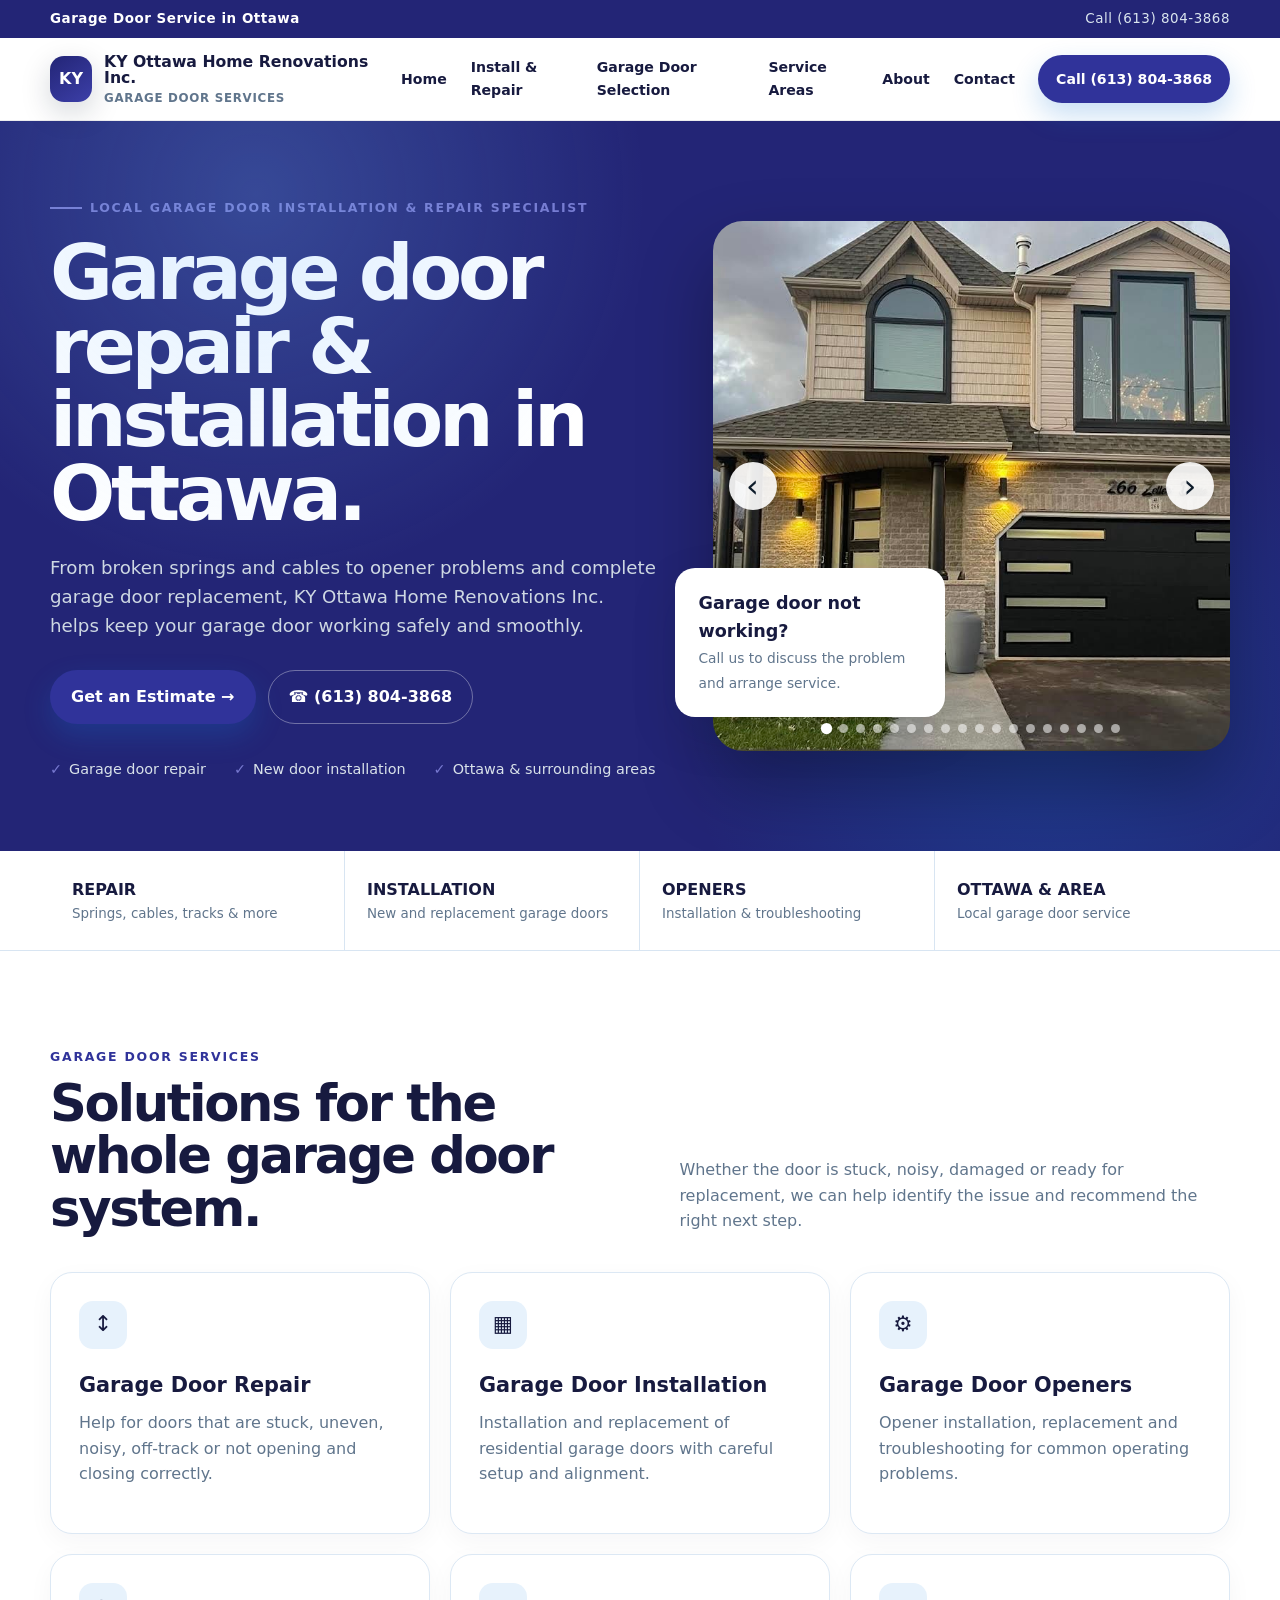
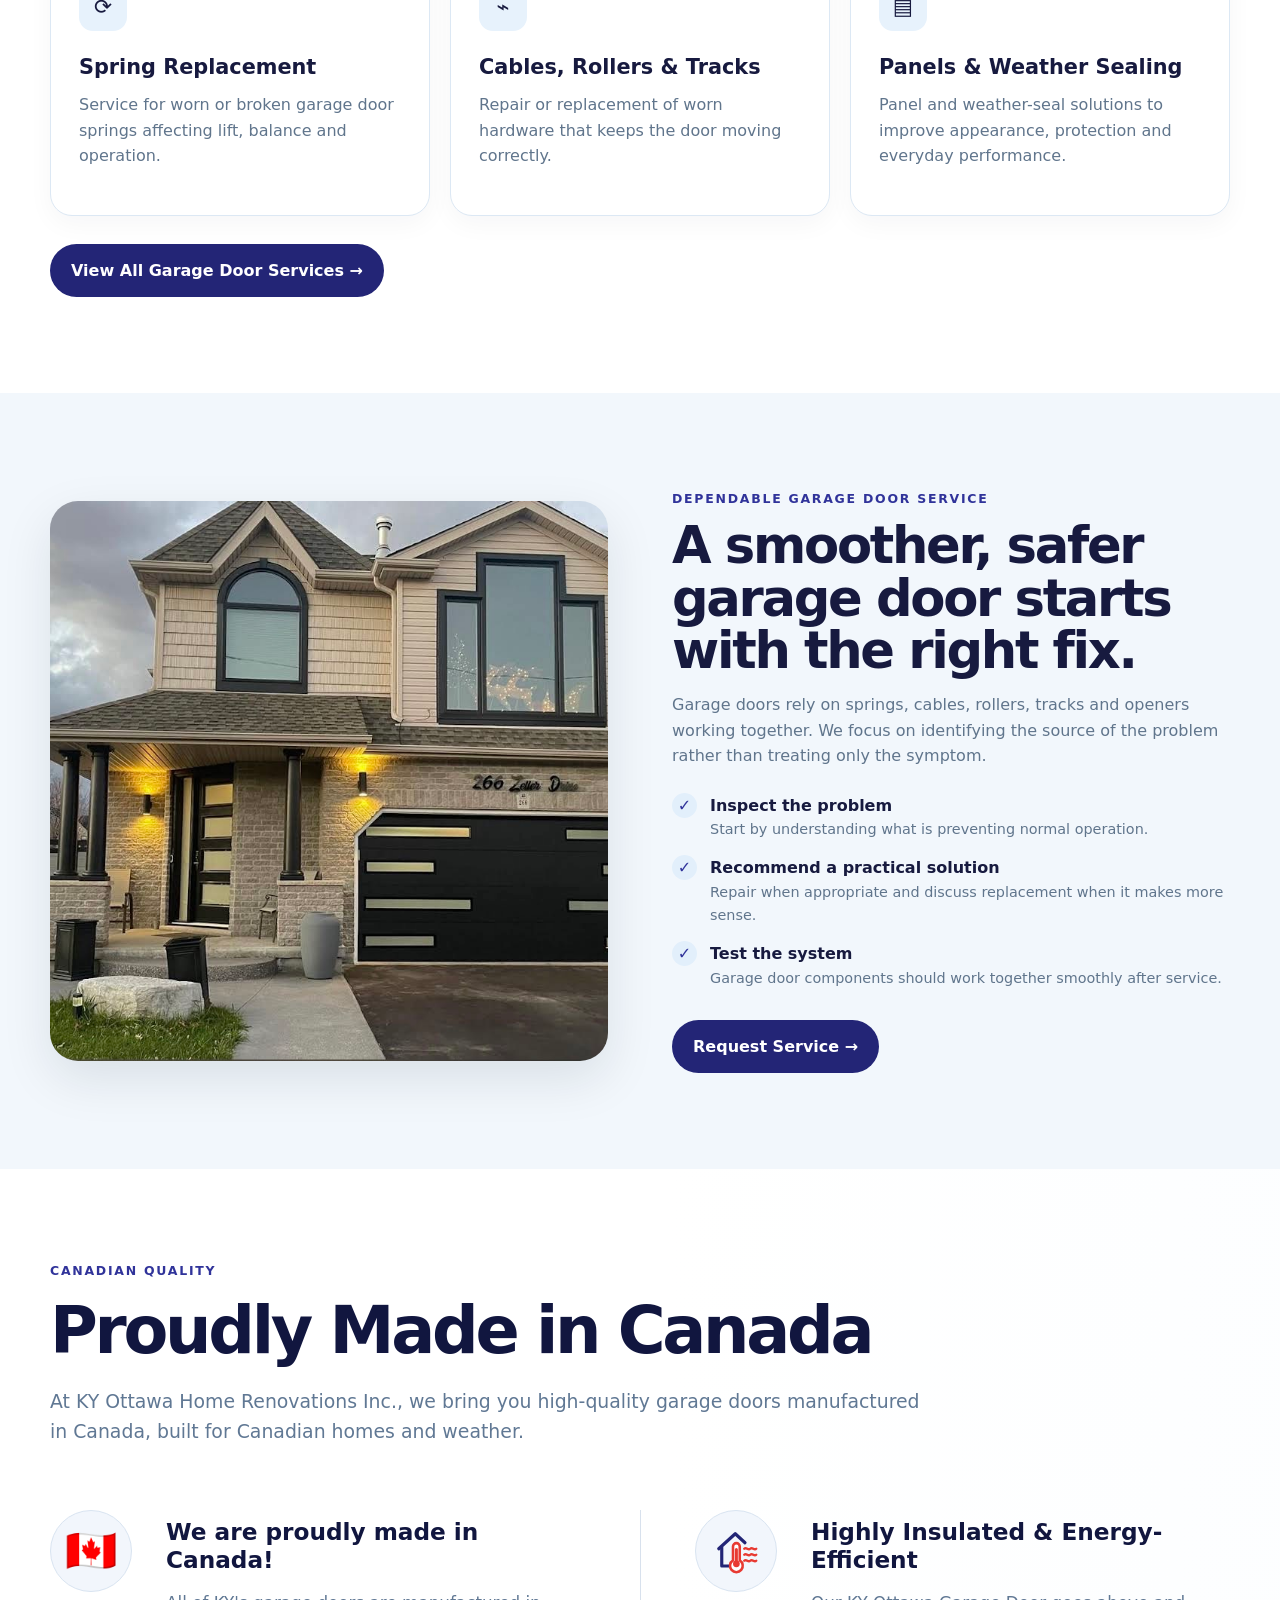
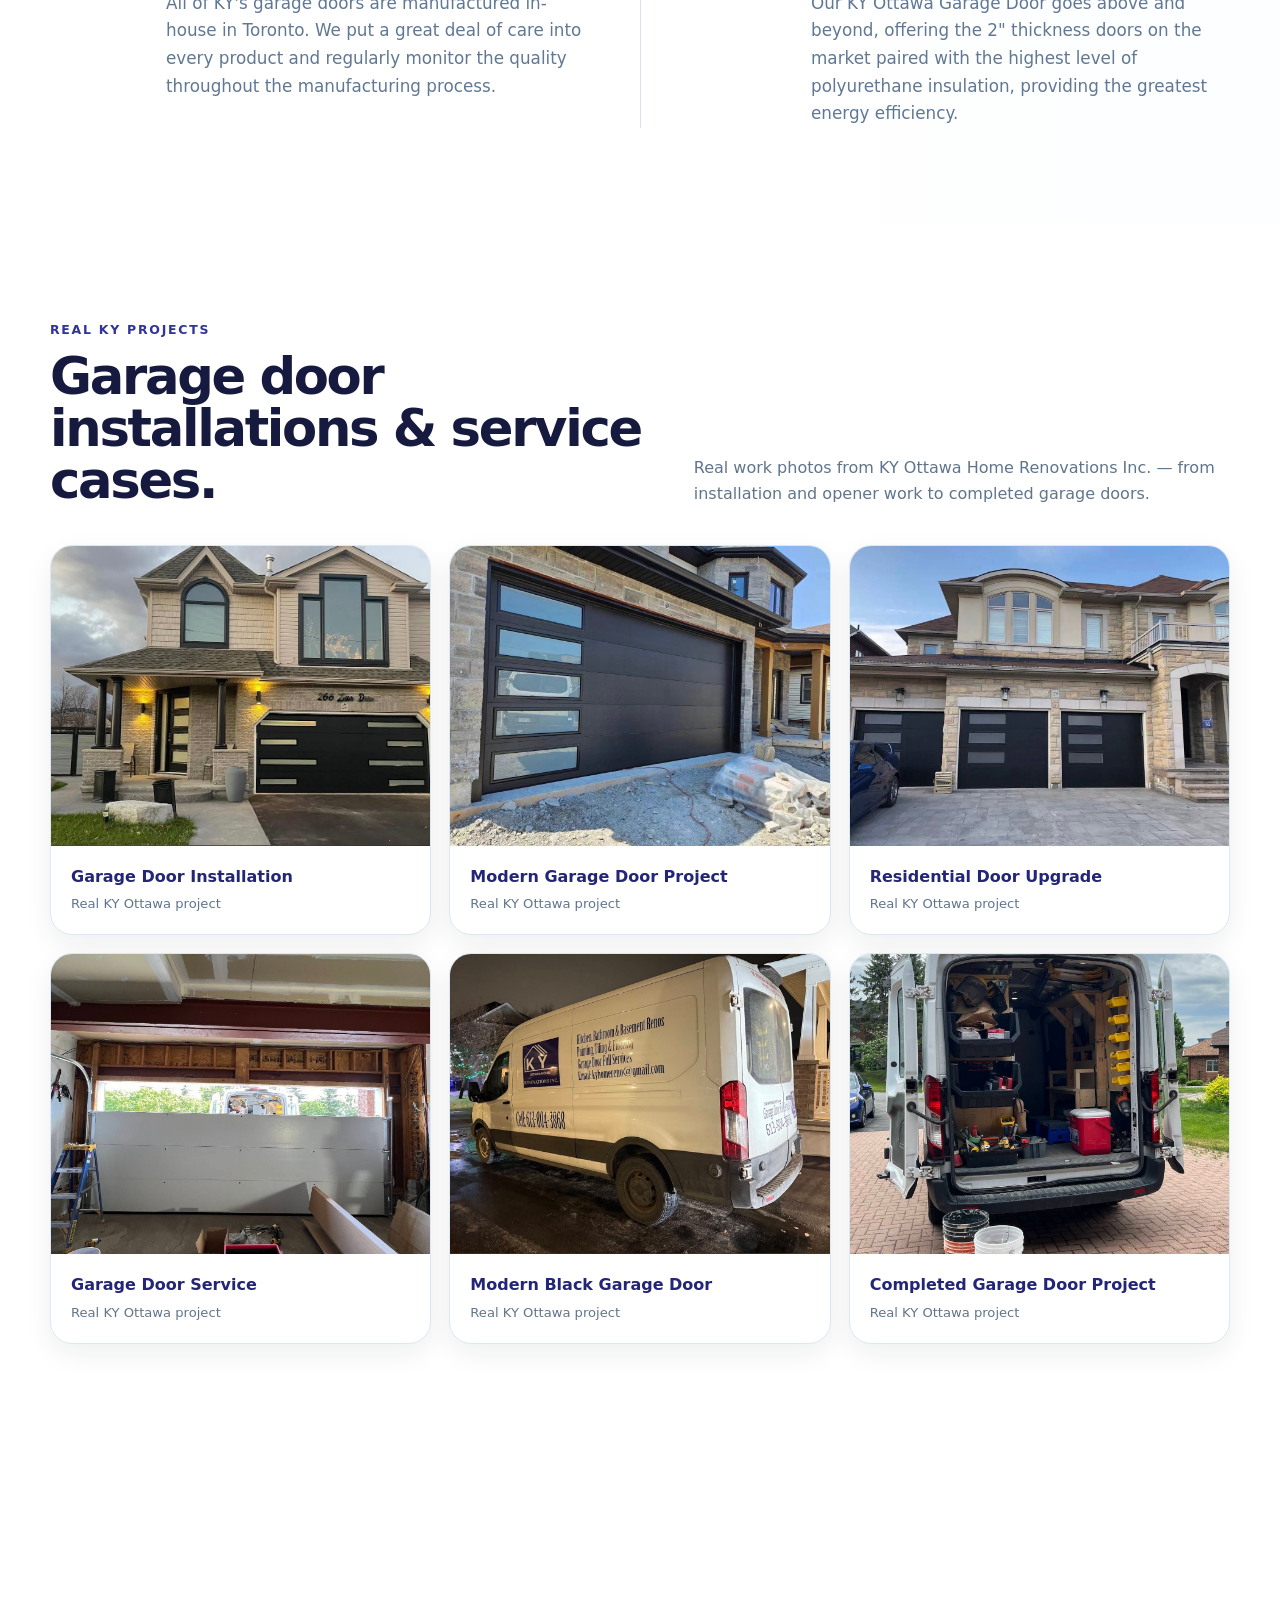
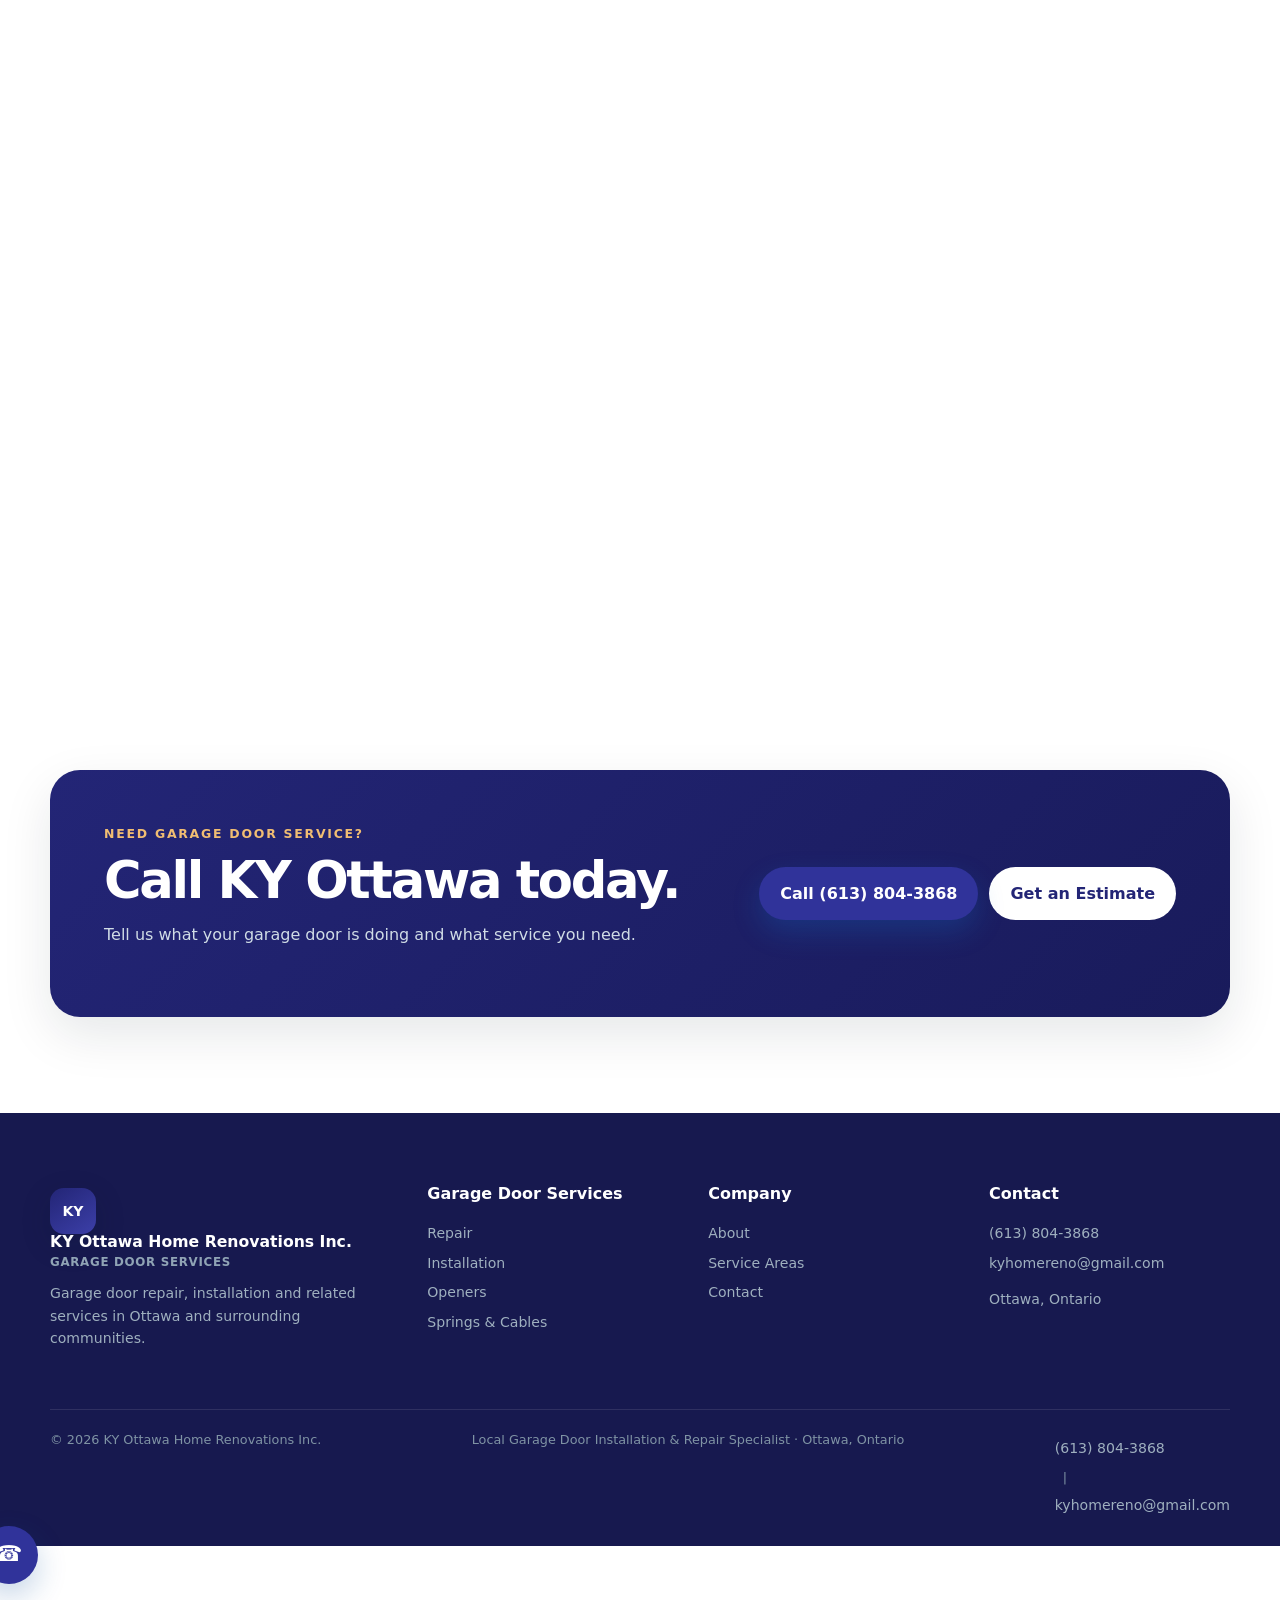
<file: index.html>
<!doctype html><html lang="en"><head><meta charset="utf-8"><meta name="viewport" content="width=device-width,initial-scale=1"><title>Garage Door Repair & Installation in Ottawa | KY Ottawa</title><link rel="stylesheet" href="styles.css"><meta name="description" content="Garage door repair and installation in Ottawa, ON. Springs, cables, openers and garage door replacement. Call KY Ottawa at (613) 804-3868."><meta name="robots" content="index,follow"><link rel="canonical" href="https://kygaragedoors.com/"><meta property="og:type" content="website"><meta property="og:locale" content="en_CA"><meta property="og:site_name" content="KY Ottawa Home Renovations Inc."><meta property="og:title" content="Garage Door Repair & Installation in Ottawa | KY Ottawa"><meta property="og:description" content="Garage door repair and installation in Ottawa, ON. Springs, cables, openers and garage door replacement. Call KY Ottawa at (613) 804-3868."><meta property="og:url" content="https://kygaragedoors.com/"><script type="application/ld+json">{"@context":"https://schema.org","@type":"HomeAndConstructionBusiness","name":"KY Ottawa Home Renovations Inc.","url":"https://kygaragedoors.com/","telephone":"+1-613-804-3868","email":"kyhomereno@gmail.com","description":"Residential garage door repair, installation, opener service, springs, cables, tracks and related services in Ottawa, Ontario.","address":{"@type":"PostalAddress","addressLocality":"Ottawa","addressRegion":"ON","addressCountry":"CA"},"areaServed":[{"@type":"Place","name":"Ottawa, Ontario, Canada"},{"@type":"Place","name":"Kanata, Ontario, Canada"},{"@type":"Place","name":"Nepean, Ontario, Canada"},{"@type":"Place","name":"Barrhaven, Ontario, Canada"},{"@type":"Place","name":"Stittsville, Ontario, Canada"},{"@type":"Place","name":"Orléans, Ontario, Canada"}],"hasOfferCatalog":{"@type":"OfferCatalog","name":"Garage Door Services","itemListElement":[{"@type":"OfferCatalog","name":"Garage door repair"},{"@type":"OfferCatalog","name":"Garage door installation"},{"@type":"OfferCatalog","name":"Garage door opener service"},{"@type":"OfferCatalog","name":"Garage door spring replacement"}]}}</script></head><body>
<div class="topbar"><div class="container"><div><strong>Garage Door Service in Ottawa</strong></div><div class="topbar-right">Call (613) 804-3868</div></div></div>
<header class="site-header"><div class="container nav"><a class="brand" href="index.html"><div class="logo-mark">KY</div><div class="brand-copy">KY Ottawa Home Renovations Inc.<span>Garage Door Services</span></div></a><button class="menu-btn" aria-label="Menu">☰</button><nav class="nav-links"><a href="index.html">Home</a><a href="services.html">Install &amp; Repair</a><a href="selection.html">Garage Door Selection</a><a href="areas.html">Service Areas</a><a href="about.html">About</a><a href="contact.html">Contact</a><a class="btn btn-primary" href="tel:+16138043868">Call (613) 804-3868</a></nav></div></header>
<main><section class="hero garage-hero"><div class="container hero-grid"><div class="reveal"><div class="eyebrow">Local Garage Door Installation &amp; Repair Specialist</div><h1>Garage door repair & installation in Ottawa.</h1><p>From broken springs and cables to opener problems and complete garage door replacement, KY Ottawa Home Renovations Inc. helps keep your garage door working safely and smoothly.</p><div class="hero-actions"><a class="btn btn-primary" href="contact.html">Get an Estimate →</a><a class="btn btn-outline" href="tel:+16138043868">☎ (613) 804-3868</a></div><div class="hero-trust"><span>Garage door repair</span><span>New door installation</span><span>Ottawa & surrounding areas</span></div></div><div class="hero-visual reveal"><div class="hero-photo garage-photo hero-gallery" id="heroGallery"><button class="gallery-arrow gallery-prev" type="button" aria-label="Previous project photo">‹</button><button class="gallery-arrow gallery-next" type="button" aria-label="Next project photo">›</button><div class="gallery-dots" aria-label="Project photo navigation"></div></div><div class="hero-card"><strong>Garage door not working?</strong><span>Call us to discuss the problem and arrange service.</span></div></div></div></section>
<section class="trust-strip"><div class="container trust-grid"><div class="trust-item"><strong>REPAIR</strong><span>Springs, cables, tracks & more</span></div><div class="trust-item"><strong>INSTALLATION</strong><span>New and replacement garage doors</span></div><div class="trust-item"><strong>OPENERS</strong><span>Installation & troubleshooting</span></div><div class="trust-item"><strong>OTTAWA & AREA</strong><span>Local garage door service</span></div></div></section>
<section class="section"><div class="container"><div class="section-head reveal"><div><div class="kicker">Garage Door Services</div><h2>Solutions for the whole garage door system.</h2></div><p>Whether the door is stuck, noisy, damaged or ready for replacement, we can help identify the issue and recommend the right next step.</p></div><div class="card-grid">
<div class="service-card reveal"><div class="service-icon">↕</div><h3>Garage Door Repair</h3><p>Help for doors that are stuck, uneven, noisy, off-track or not opening and closing correctly.</p></div>
<div class="service-card reveal"><div class="service-icon">▦</div><h3>Garage Door Installation</h3><p>Installation and replacement of residential garage doors with careful setup and alignment.</p></div>
<div class="service-card reveal"><div class="service-icon">⚙</div><h3>Garage Door Openers</h3><p>Opener installation, replacement and troubleshooting for common operating problems.</p></div>
<div class="service-card reveal"><div class="service-icon">⟳</div><h3>Spring Replacement</h3><p>Service for worn or broken garage door springs affecting lift, balance and operation.</p></div>
<div class="service-card reveal"><div class="service-icon">⌁</div><h3>Cables, Rollers & Tracks</h3><p>Repair or replacement of worn hardware that keeps the door moving correctly.</p></div>
<div class="service-card reveal"><div class="service-icon">▤</div><h3>Panels & Weather Sealing</h3><p>Panel and weather-seal solutions to improve appearance, protection and everyday performance.</p></div></div><div style="margin-top:28px"><a class="btn btn-dark" href="services.html">View All Garage Door Services →</a></div></div></section>

<section class="section alt"><div class="container split"><div class="split-photo garage-split reveal"></div><div class="reveal"><div class="kicker">Dependable Garage Door Service</div><h2>A smoother, safer garage door starts with the right fix.</h2><p>Garage doors rely on springs, cables, rollers, tracks and openers working together. We focus on identifying the source of the problem rather than treating only the symptom.</p><div class="checks"><div class="check"><b>✓</b><div><strong>Inspect the problem</strong><span>Start by understanding what is preventing normal operation.</span></div></div><div class="check"><b>✓</b><div><strong>Recommend a practical solution</strong><span>Repair when appropriate and discuss replacement when it makes more sense.</span></div></div><div class="check"><b>✓</b><div><strong>Test the system</strong><span>Garage door components should work together smoothly after service.</span></div></div></div><a class="btn btn-dark" href="contact.html">Request Service →</a></div></div></section>
<section class="canada-feature"><div class="canada-flag-bg" aria-hidden="true"><span class="flag-bar"></span><span class="flag-leaf"><svg viewBox="0 0 64 64"><path fill="#d52b1e" d="M32 4l5 13 8-5-2 11 11-2-9 9 7 4-16 6 2 15H26l2-15-16-6 7-4-9-9 11 2-2-11 8 5z"/></svg></span><span class="flag-bar"></span></div><div class="container canada-feature-inner reveal"><div class="kicker">CANADIAN QUALITY</div><h2>Proudly Made in Canada</h2><p class="canada-lead">At KY Ottawa Home Renovations Inc., we bring you high-quality garage doors manufactured in Canada, built for Canadian homes and weather.</p><div class="canada-feature-grid"><div class="canada-feature-item"><div class="canada-icon" aria-hidden="true"><svg viewBox="0 0 64 64"><path fill="#e53935" d="M32 5l5 12 8-5-2 11 10-2-8 9 6 4-15 6 2 14H26l2-14-15-6 6-4-8-9 10 2-2-11 8 5z"/></svg></div><div><h3>We are proudly made in Canada!</h3><p>All of KY's garage doors are manufactured in-house in Toronto. We put a great deal of care into every product and regularly monitor the quality throughout the manufacturing process.</p></div></div><div class="canada-feature-item"><div class="canada-icon insulation-icon" aria-hidden="true"><svg viewBox="0 0 64 64"><path d="M9 29L31 9l13 12" fill="none" stroke="#232576" stroke-width="4.2" stroke-linecap="round" stroke-linejoin="round"/><path d="M13 27v25h20" fill="none" stroke="#232576" stroke-width="4.2" stroke-linecap="round" stroke-linejoin="round"/><path d="M28 26v18.5a8.5 8.5 0 1 0 9 0V26a4.5 4.5 0 0 0-9 0z" fill="#fff" stroke="#e83a32" stroke-width="3.4"/><path d="M32.5 30v18" stroke="#e83a32" stroke-width="4" stroke-linecap="round"/><circle cx="32.5" cy="49" r="4.5" fill="#e83a32"/><path d="M43 29c3-3 5 3 8 0s5 3 8 0M43 37c3-3 5 3 8 0s5 3 8 0M43 45c3-3 5 3 8 0s5 3 8 0" fill="none" stroke="#e83a32" stroke-width="3.2" stroke-linecap="round"/></svg></div><div><h3>Highly Insulated &amp; Energy-Efficient</h3><p>Our KY Ottawa Garage Door goes above and beyond, offering the 2&quot; thickness doors on the market paired with the highest level of polyurethane insulation, providing the greatest energy efficiency.</p></div></div></div></div></section>
<section class="section"><div class="container"><div class="section-head reveal"><div><div class="kicker">Real KY Projects</div><h2>Garage door installations & service cases.</h2></div><p>Real work photos from KY Ottawa Home Renovations Inc. — from installation and opener work to completed garage doors.</p></div><div class="case-gallery"><figure class="case-card reveal"><img src="assets/IMG_9315.jpeg" alt="KY Ottawa garage door project 1" loading="lazy"><figcaption><strong>Garage Door Installation</strong><span>Real KY Ottawa project</span></figcaption></figure><figure class="case-card reveal"><img src="assets/IMG_9316.jpeg" alt="KY Ottawa garage door project 2" loading="lazy"><figcaption><strong>Modern Garage Door Project</strong><span>Real KY Ottawa project</span></figcaption></figure><figure class="case-card reveal"><img src="assets/IMG_9317.jpeg" alt="KY Ottawa garage door project 3" loading="lazy"><figcaption><strong>Residential Door Upgrade</strong><span>Real KY Ottawa project</span></figcaption></figure><figure class="case-card reveal"><img src="assets/IMG_9318.jpeg" alt="KY Ottawa garage door project 4" loading="lazy"><figcaption><strong>Garage Door Service</strong><span>Real KY Ottawa project</span></figcaption></figure><figure class="case-card reveal"><img src="assets/IMG_9319.jpeg" alt="KY Ottawa garage door project 5" loading="lazy"><figcaption><strong>Modern Black Garage Door</strong><span>Real KY Ottawa project</span></figcaption></figure><figure class="case-card reveal"><img src="assets/IMG_9320.jpeg" alt="KY Ottawa garage door project 6" loading="lazy"><figcaption><strong>Completed Garage Door Project</strong><span>Real KY Ottawa project</span></figcaption></figure></div><div class="review-card reveal"><div class="review-stars">★★★★★</div><blockquote>“Excellent and professional service. Emergent call, come right away. Changed garage door...”</blockquote><div><strong>Winni Wu</strong><span>Google review · visible excerpt</span></div></div></div></section>
<section class="section"><div class="container"><div class="section-head reveal"><div><div class="kicker">Service Areas</div><h2>Garage door service across Ottawa.</h2></div><p>Serving Ottawa and nearby communities. Contact us to confirm availability for your neighbourhood.</p></div><div class="area-grid"><div class="area-card reveal"><h3>Ottawa</h3><p>Garage door repair, installation and opener services.</p></div><div class="area-card reveal"><h3>Kanata</h3><p>Garage door repair, installation and opener services.</p></div><div class="area-card reveal"><h3>Nepean</h3><p>Garage door repair, installation and opener services.</p></div><div class="area-card reveal"><h3>Barrhaven</h3><p>Garage door repair, installation and opener services.</p></div><div class="area-card reveal"><h3>Stittsville</h3><p>Garage door repair, installation and opener services.</p></div><div class="area-card reveal"><h3>Orléans</h3><p>Garage door repair, installation and opener services.</p></div></div></div></section>
<div class="container cta-wrap"><section class="cta reveal"><div><div class="kicker" style="color:#f1bd72">Need Garage Door Service?</div><h2>Call KY Ottawa today.</h2><p>Tell us what your garage door is doing and what service you need.</p></div><div class="cta-actions"><a class="btn btn-primary" href="tel:+16138043868">Call (613) 804-3868</a><a class="btn btn-light" href="contact.html">Get an Estimate</a></div></section></div></main>
<footer class="footer"><div class="container"><div class="footer-grid"><div><a class="brand" href="index.html"><div class="logo-mark">KY</div><div class="brand-copy" style="color:white">KY Ottawa Home Renovations Inc.<span style="color:#90a4b5">Garage Door Services</span></div></a><p>Garage door repair, installation and related services in Ottawa and surrounding communities.</p></div><div><h4>Garage Door Services</h4><a href="services.html">Repair</a><a href="services.html">Installation</a><a href="services.html">Openers</a><a href="services.html">Springs & Cables</a></div><div><h4>Company</h4><a href="about.html">About</a><a href="areas.html">Service Areas</a><a href="contact.html">Contact</a></div><div><h4>Contact</h4><a href="tel:+16138043868">(613) 804-3868</a><a href="mailto:kyhomereno@gmail.com">kyhomereno@gmail.com</a><p>Ottawa, Ontario</p></div></div><div class="footer-bottom"><span>© 2026 KY Ottawa Home Renovations Inc.</span><span>Local Garage Door Installation &amp; Repair Specialist · Ottawa, Ontario</span><span><a href="tel:+16138043868">(613) 804-3868</a> &nbsp; | &nbsp; <a href="mailto:kyhomereno@gmail.com">kyhomereno@gmail.com</a></span></div></div></footer><a class="float-call" href="tel:+16138043868">☎</a><div class="mobile-bar"><a class="call" href="tel:+16138043868">☎ Call Now</a><a class="quote" href="contact.html">Get Estimate</a></div><script src="script.js"></script><script>
(()=>{const box=document.querySelector('.hero-carousel');if(!box)return;const slides=[...box.querySelectorAll('.hero-slide')],dots=box.querySelector('.carousel-dots');let i=0,t;
slides.forEach((_,n)=>{const b=document.createElement('button');b.type='button';b.setAttribute('aria-label','Show photo '+(n+1));b.onclick=()=>show(n);dots.appendChild(b)});
const ds=[...dots.children];
function show(n){slides[i].classList.remove('active');ds[i]?.classList.remove('active');i=(n+slides.length)%slides.length;slides[i].classList.add('active');ds[i]?.classList.add('active');clearInterval(t);t=setInterval(()=>show(i+1),4500)}
box.querySelector('.carousel-prev').onclick=()=>show(i-1);box.querySelector('.carousel-next').onclick=()=>show(i+1);show(0);
})();
</script></body></html>
</file>
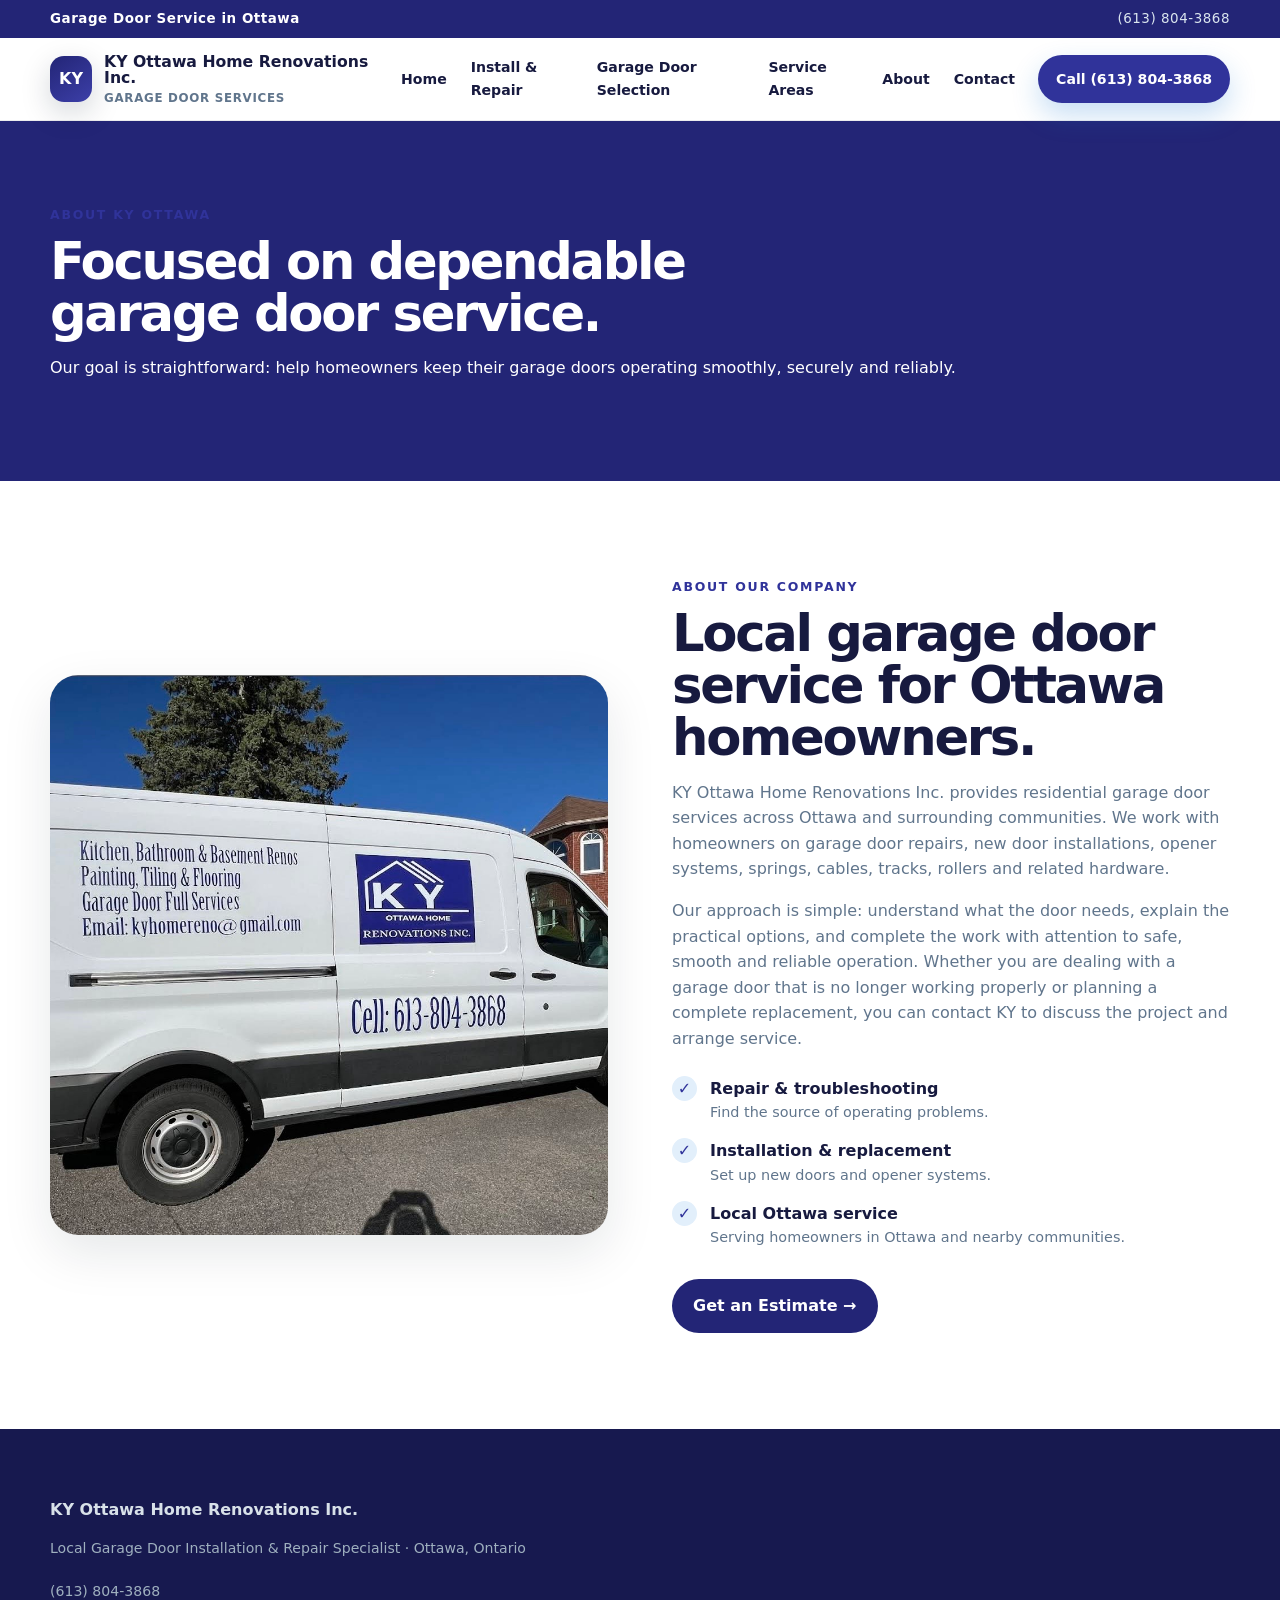
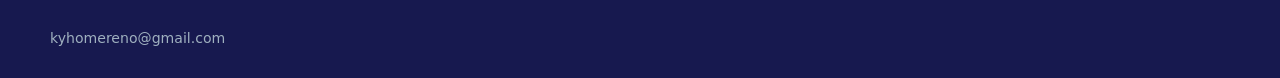
<file: about.html>
<!doctype html><html lang="en"><head><meta charset="utf-8"><meta name="viewport" content="width=device-width,initial-scale=1"><title>About KY Ottawa | Local Garage Door Services</title><link rel="stylesheet" href="styles.css"><meta name="description" content="Learn about KY Ottawa Home Renovations Inc. and our residential garage door repair, installation and opener services in Ottawa, Ontario."><meta name="robots" content="index,follow"><link rel="canonical" href="https://kygaragedoors.com/about.html"><meta property="og:type" content="website"><meta property="og:locale" content="en_CA"><meta property="og:site_name" content="KY Ottawa Home Renovations Inc."><meta property="og:title" content="About KY Ottawa | Local Garage Door Services"><meta property="og:description" content="Learn about KY Ottawa Home Renovations Inc. and our residential garage door repair, installation and opener services in Ottawa, Ontario."><meta property="og:url" content="https://kygaragedoors.com/about.html"></head><body><div class="topbar"><div class="container"><strong>Garage Door Service in Ottawa</strong><div class="topbar-right">(613) 804-3868</div></div></div><header class="site-header"><div class="container nav"><a class="brand" href="index.html"><div class="logo-mark">KY</div><div class="brand-copy">KY Ottawa Home Renovations Inc.<span>Garage Door Services</span></div></a><button class="menu-btn">☰</button><nav class="nav-links"><a href="index.html">Home</a><a href="services.html">Install &amp; Repair</a><a href="selection.html">Garage Door Selection</a><a href="areas.html">Service Areas</a><a href="about.html">About</a><a href="contact.html">Contact</a><a class="btn btn-primary" href="tel:+16138043868">Call (613) 804-3868</a></nav></div></header><section class="page-hero"><div class="container"><div class="kicker">About KY Ottawa</div><h1>Focused on dependable garage door service.</h1><p>Our goal is straightforward: help homeowners keep their garage doors operating smoothly, securely and reliably.</p></div></section><section class="section"><div class="container split"><div class="split-photo about-van"></div><div><div class="kicker">About Our Company</div><h2>Local garage door service for Ottawa homeowners.</h2><p>KY Ottawa Home Renovations Inc. provides residential garage door services across Ottawa and surrounding communities. We work with homeowners on garage door repairs, new door installations, opener systems, springs, cables, tracks, rollers and related hardware.</p><p>Our approach is simple: understand what the door needs, explain the practical options, and complete the work with attention to safe, smooth and reliable operation. Whether you are dealing with a garage door that is no longer working properly or planning a complete replacement, you can contact KY to discuss the project and arrange service.</p><div class="checks"><div class="check"><b>✓</b><div><strong>Repair & troubleshooting</strong><span>Find the source of operating problems.</span></div></div><div class="check"><b>✓</b><div><strong>Installation & replacement</strong><span>Set up new doors and opener systems.</span></div></div><div class="check"><b>✓</b><div><strong>Local Ottawa service</strong><span>Serving homeowners in Ottawa and nearby communities.</span></div></div></div><a class="btn btn-dark" href="contact.html">Get an Estimate →</a></div></div></section><footer class="footer"><div class="container"><strong>KY Ottawa Home Renovations Inc.</strong><p>Local Garage Door Installation &amp; Repair Specialist · Ottawa, Ontario</p><div class="footer-contact"><a href="tel:+16138043868">(613) 804-3868</a><a href="mailto:kyhomereno@gmail.com">kyhomereno@gmail.com</a></div></div></footer><script src="script.js"></script></body></html>
</file>
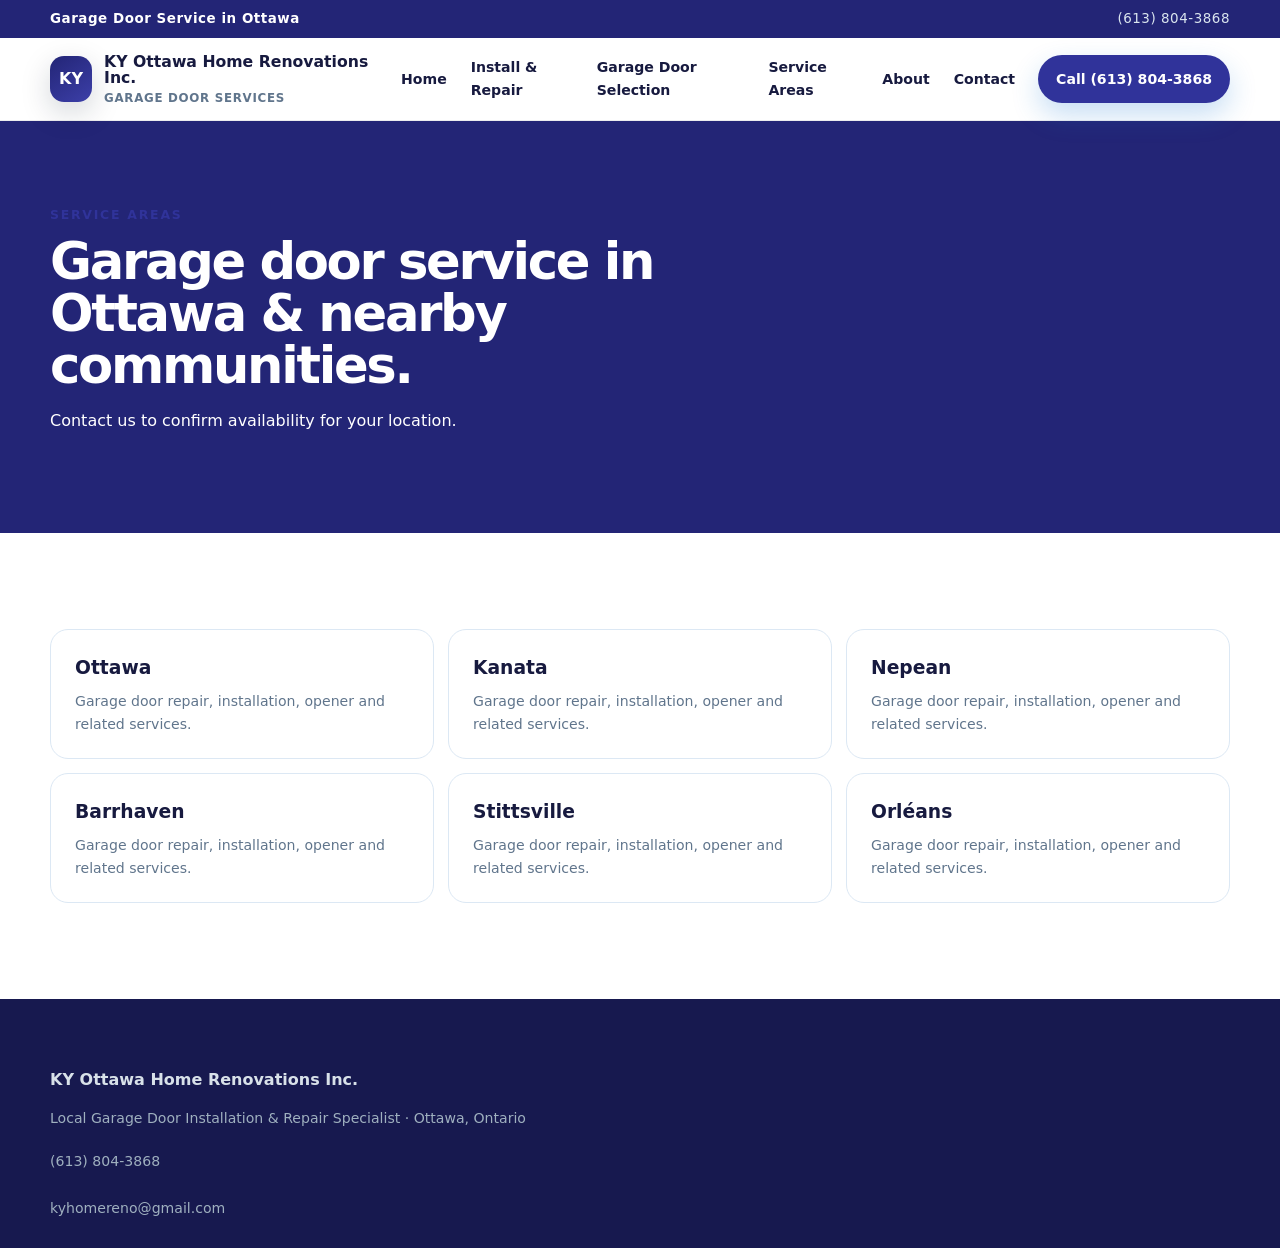
<file: areas.html>
<!doctype html><html lang="en"><head><meta charset="utf-8"><meta name="viewport" content="width=device-width,initial-scale=1"><title>Garage Door Service in Ottawa, Kanata & Nepean | KY</title><link rel="stylesheet" href="styles.css"><meta name="description" content="Garage door repair and installation in Ottawa, Kanata, Nepean, Barrhaven, Stittsville and Orléans. Contact KY Ottawa to confirm service availability."><meta name="robots" content="index,follow"><link rel="canonical" href="https://kygaragedoors.com/areas.html"><meta property="og:type" content="website"><meta property="og:locale" content="en_CA"><meta property="og:site_name" content="KY Ottawa Home Renovations Inc."><meta property="og:title" content="Garage Door Service in Ottawa, Kanata & Nepean | KY"><meta property="og:description" content="Garage door repair and installation in Ottawa, Kanata, Nepean, Barrhaven, Stittsville and Orléans. Contact KY Ottawa to confirm service availability."><meta property="og:url" content="https://kygaragedoors.com/areas.html"></head><body><div class="topbar"><div class="container"><strong>Garage Door Service in Ottawa</strong><div class="topbar-right">(613) 804-3868</div></div></div><header class="site-header"><div class="container nav"><a class="brand" href="index.html"><div class="logo-mark">KY</div><div class="brand-copy">KY Ottawa Home Renovations Inc.<span>Garage Door Services</span></div></a><button class="menu-btn">☰</button><nav class="nav-links"><a href="index.html">Home</a><a href="services.html">Install &amp; Repair</a><a href="selection.html">Garage Door Selection</a><a href="areas.html">Service Areas</a><a href="about.html">About</a><a href="contact.html">Contact</a><a class="btn btn-primary" href="tel:+16138043868">Call (613) 804-3868</a></nav></div></header><section class="page-hero"><div class="container"><div class="kicker">Service Areas</div><h1>Garage door service in Ottawa & nearby communities.</h1><p>Contact us to confirm availability for your location.</p></div></section><section class="section"><div class="container area-grid"><div class="area-card"><h3>Ottawa</h3><p>Garage door repair, installation, opener and related services.</p></div><div class="area-card"><h3>Kanata</h3><p>Garage door repair, installation, opener and related services.</p></div><div class="area-card"><h3>Nepean</h3><p>Garage door repair, installation, opener and related services.</p></div><div class="area-card"><h3>Barrhaven</h3><p>Garage door repair, installation, opener and related services.</p></div><div class="area-card"><h3>Stittsville</h3><p>Garage door repair, installation, opener and related services.</p></div><div class="area-card"><h3>Orléans</h3><p>Garage door repair, installation, opener and related services.</p></div></div></section><footer class="footer"><div class="container"><strong>KY Ottawa Home Renovations Inc.</strong><p>Local Garage Door Installation &amp; Repair Specialist · Ottawa, Ontario</p><div class="footer-contact"><a href="tel:+16138043868">(613) 804-3868</a><a href="mailto:kyhomereno@gmail.com">kyhomereno@gmail.com</a></div></div></footer><script src="script.js"></script></body></html>
</file>
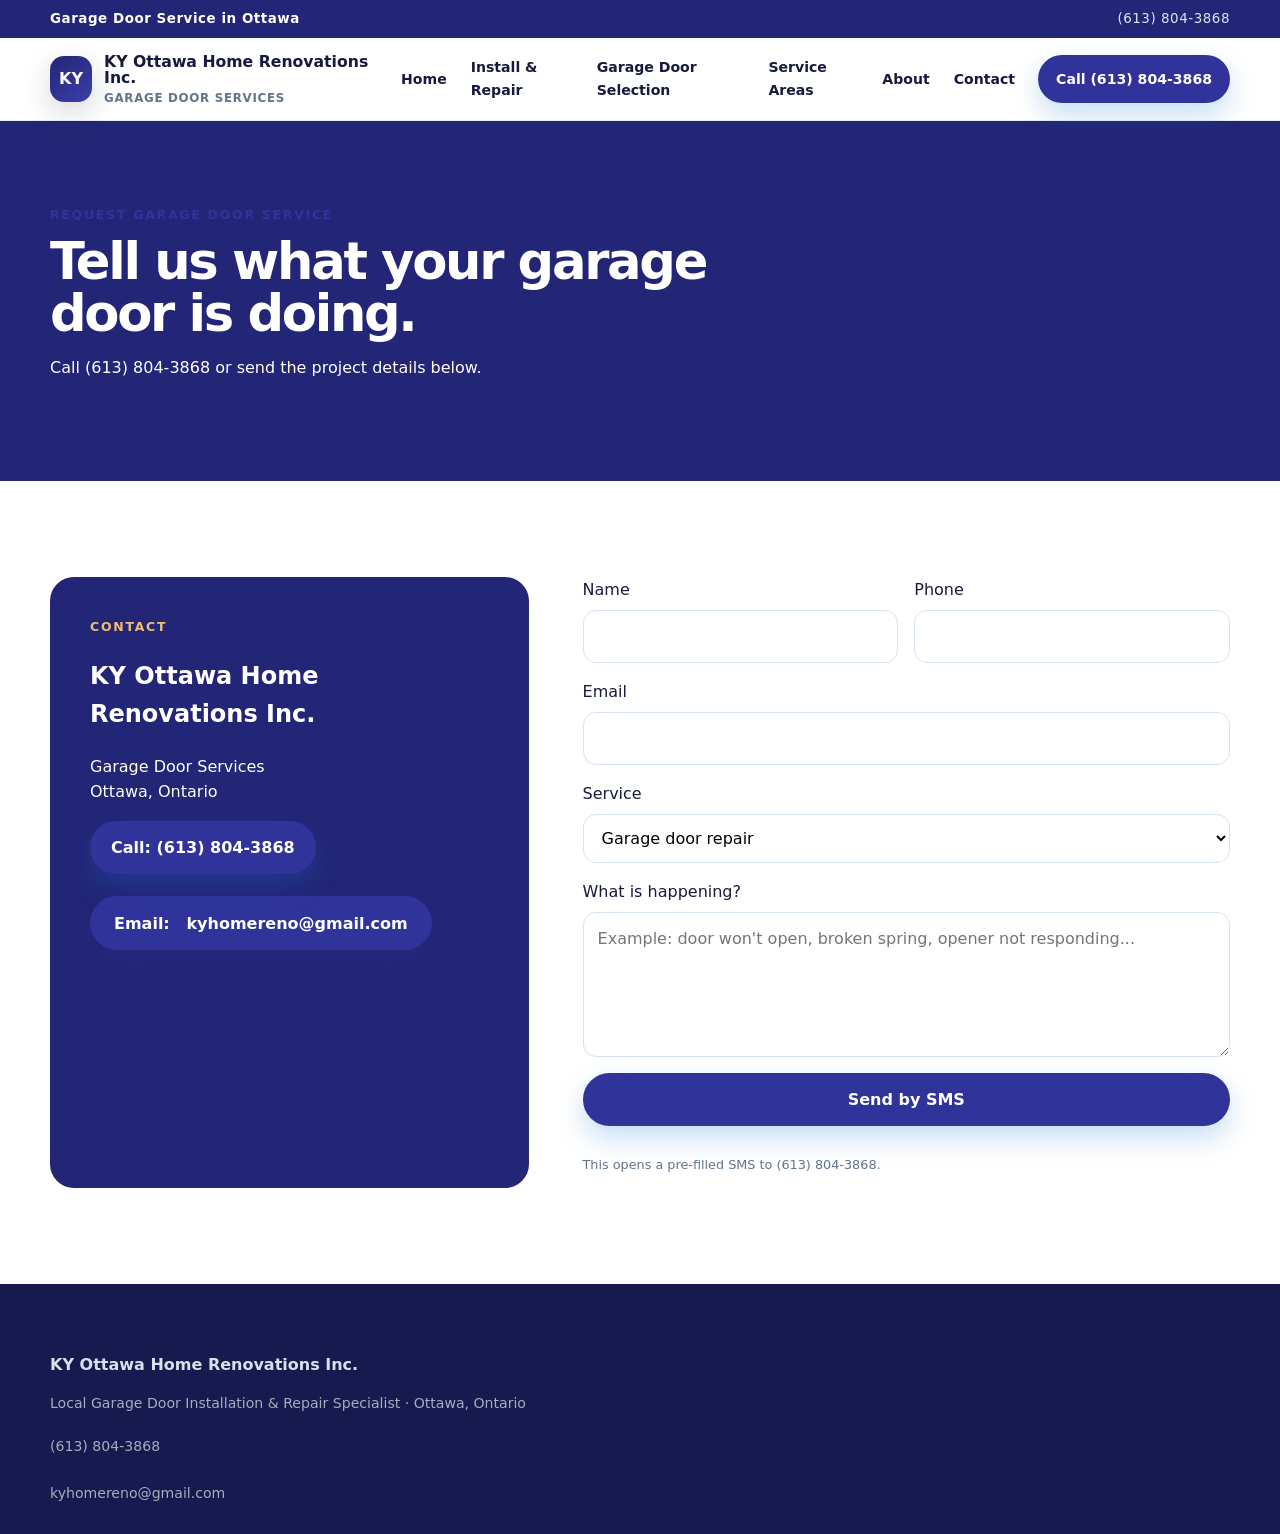
<file: contact.html>
<!doctype html><html lang="en"><head><meta charset="utf-8"><meta name="viewport" content="width=device-width,initial-scale=1"><title>Contact KY Ottawa | Garage Door Repair & Installation</title><link rel="stylesheet" href="styles.css"><meta name="description" content="Request garage door repair, installation or opener service in Ottawa, Ontario. Call KY Ottawa Home Renovations Inc. at (613) 804-3868."><meta name="robots" content="index,follow"><link rel="canonical" href="https://kygaragedoors.com/contact.html"><meta property="og:type" content="website"><meta property="og:locale" content="en_CA"><meta property="og:site_name" content="KY Ottawa Home Renovations Inc."><meta property="og:title" content="Contact KY Ottawa | Garage Door Repair & Installation"><meta property="og:description" content="Request garage door repair, installation or opener service in Ottawa, Ontario. Call KY Ottawa Home Renovations Inc. at (613) 804-3868."><meta property="og:url" content="https://kygaragedoors.com/contact.html"></head><body><div class="topbar"><div class="container"><strong>Garage Door Service in Ottawa</strong><div class="topbar-right">(613) 804-3868</div></div></div><header class="site-header"><div class="container nav"><a class="brand" href="index.html"><div class="logo-mark">KY</div><div class="brand-copy">KY Ottawa Home Renovations Inc.<span>Garage Door Services</span></div></a><button class="menu-btn">☰</button><nav class="nav-links"><a href="index.html">Home</a><a href="services.html">Install &amp; Repair</a><a href="selection.html">Garage Door Selection</a><a href="areas.html">Service Areas</a><a href="about.html">About</a><a href="contact.html">Contact</a><a class="btn btn-primary" href="tel:+16138043868">Call (613) 804-3868</a></nav></div></header><section class="page-hero"><div class="container"><div class="kicker">Request Garage Door Service</div><h1>Tell us what your garage door is doing.</h1><p>Call (613) 804-3868 or send the project details below.</p></div></section><section class="section"><div class="container contact-grid"><div class="contact-panel"><div class="kicker" style="color:#f1bd72">Contact</div><h2>KY Ottawa Home Renovations Inc.</h2><p>Garage Door Services<br>Ottawa, Ontario</p><a class="btn btn-primary" href="tel:+16138043868">Call: (613) 804-3868</a><p class="contact-email"><a href="mailto:kyhomereno@gmail.com"><span>Email:</span>&nbsp;&nbsp; kyhomereno@gmail.com</a></p></div><form class="form" id="estimate-form"><div class="field"><label>Name</label><input name="name" required></div><div class="field"><label>Phone</label><input name="phone" required></div><div class="field full"><label>Email</label><input type="email" name="email"></div><div class="field full"><label>Service</label><select name="service"><option>Garage door repair</option><option>Garage door installation</option><option>Garage door opener</option><option>Spring replacement</option><option>Cable / roller / track repair</option><option>Panel replacement</option><option>Weather sealing</option><option>Other</option></select></div><div class="field full"><label>What is happening?</label><textarea name="message" required placeholder="Example: door won't open, broken spring, opener not responding..."></textarea></div><div class="field full"><button class="btn btn-primary" type="submit">Send by SMS</button></div><p class="form-note">This opens a pre-filled SMS to (613) 804-3868.</p></form></div></section><footer class="footer"><div class="container"><strong>KY Ottawa Home Renovations Inc.</strong><p>Local Garage Door Installation &amp; Repair Specialist · Ottawa, Ontario</p><div class="footer-contact"><a href="tel:+16138043868">(613) 804-3868</a><a href="mailto:kyhomereno@gmail.com">kyhomereno@gmail.com</a></div></div></footer><script src="script.js"></script></body></html>
</file>
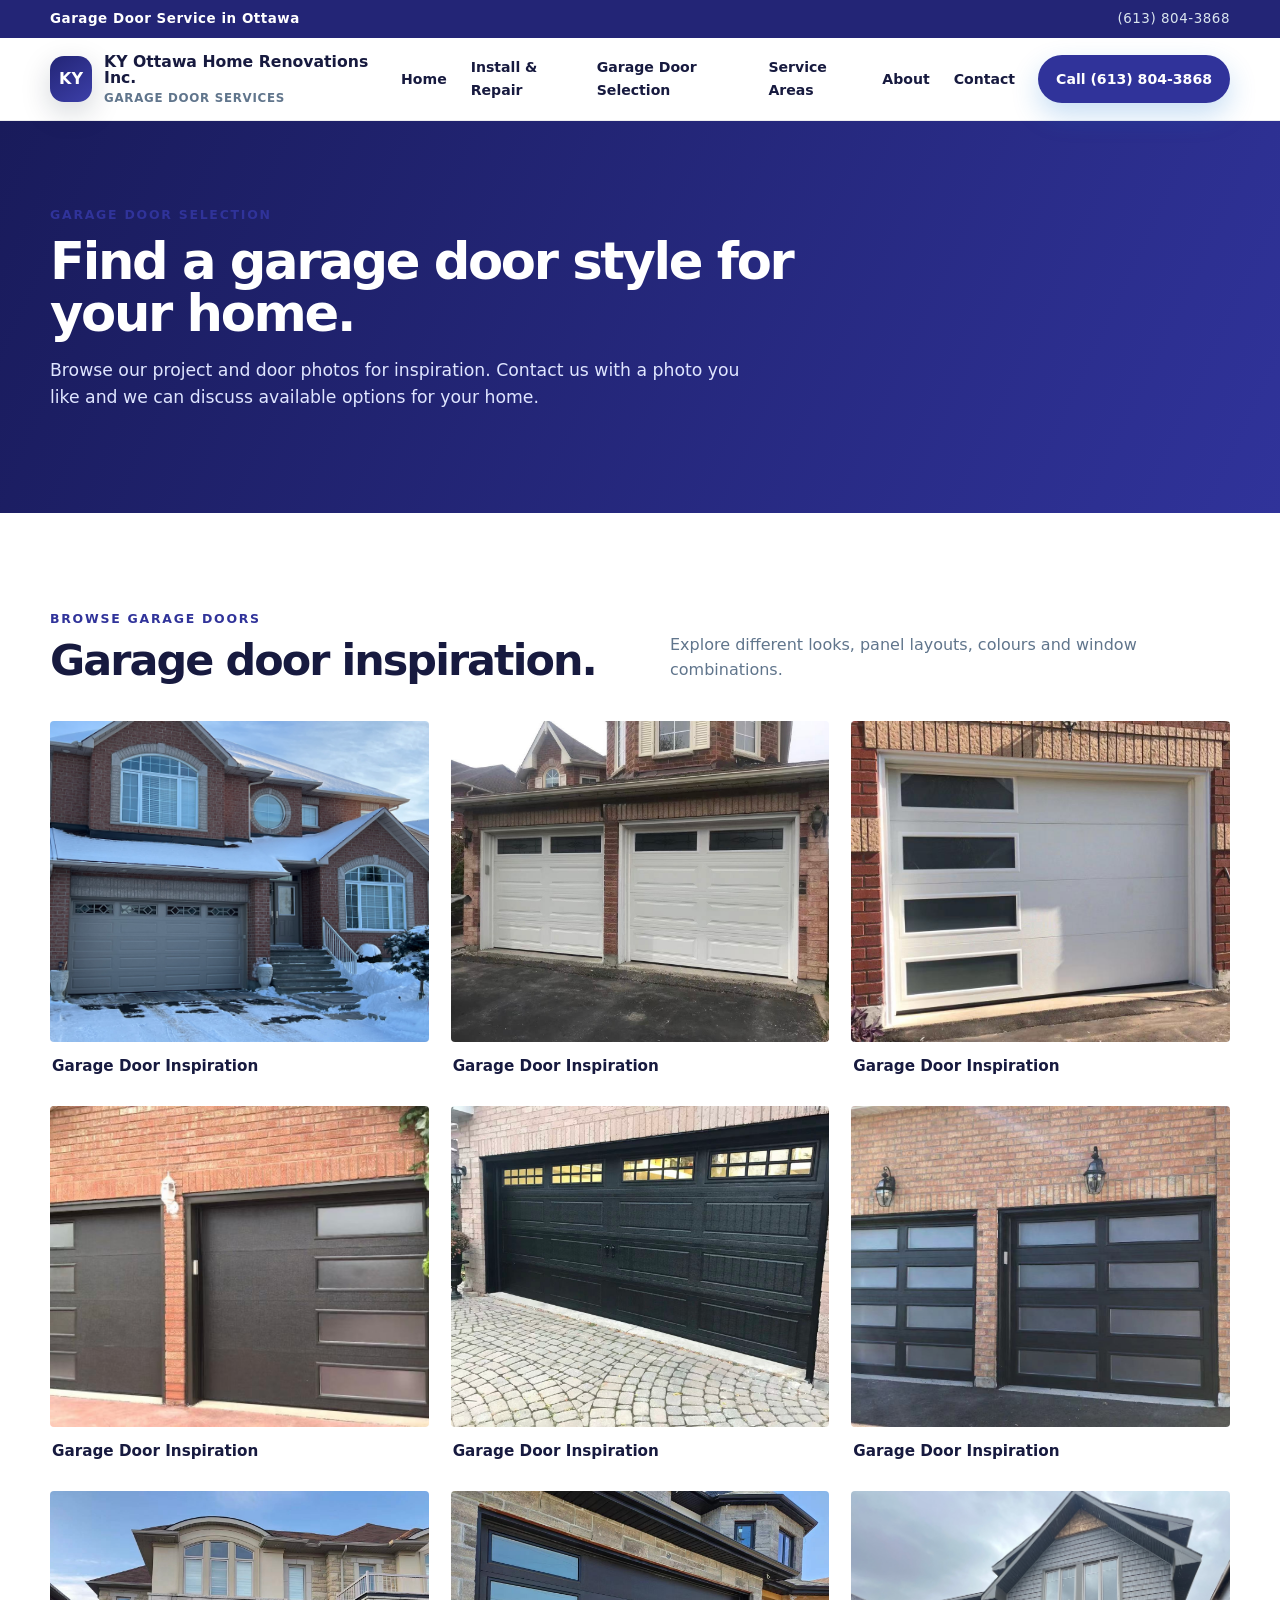
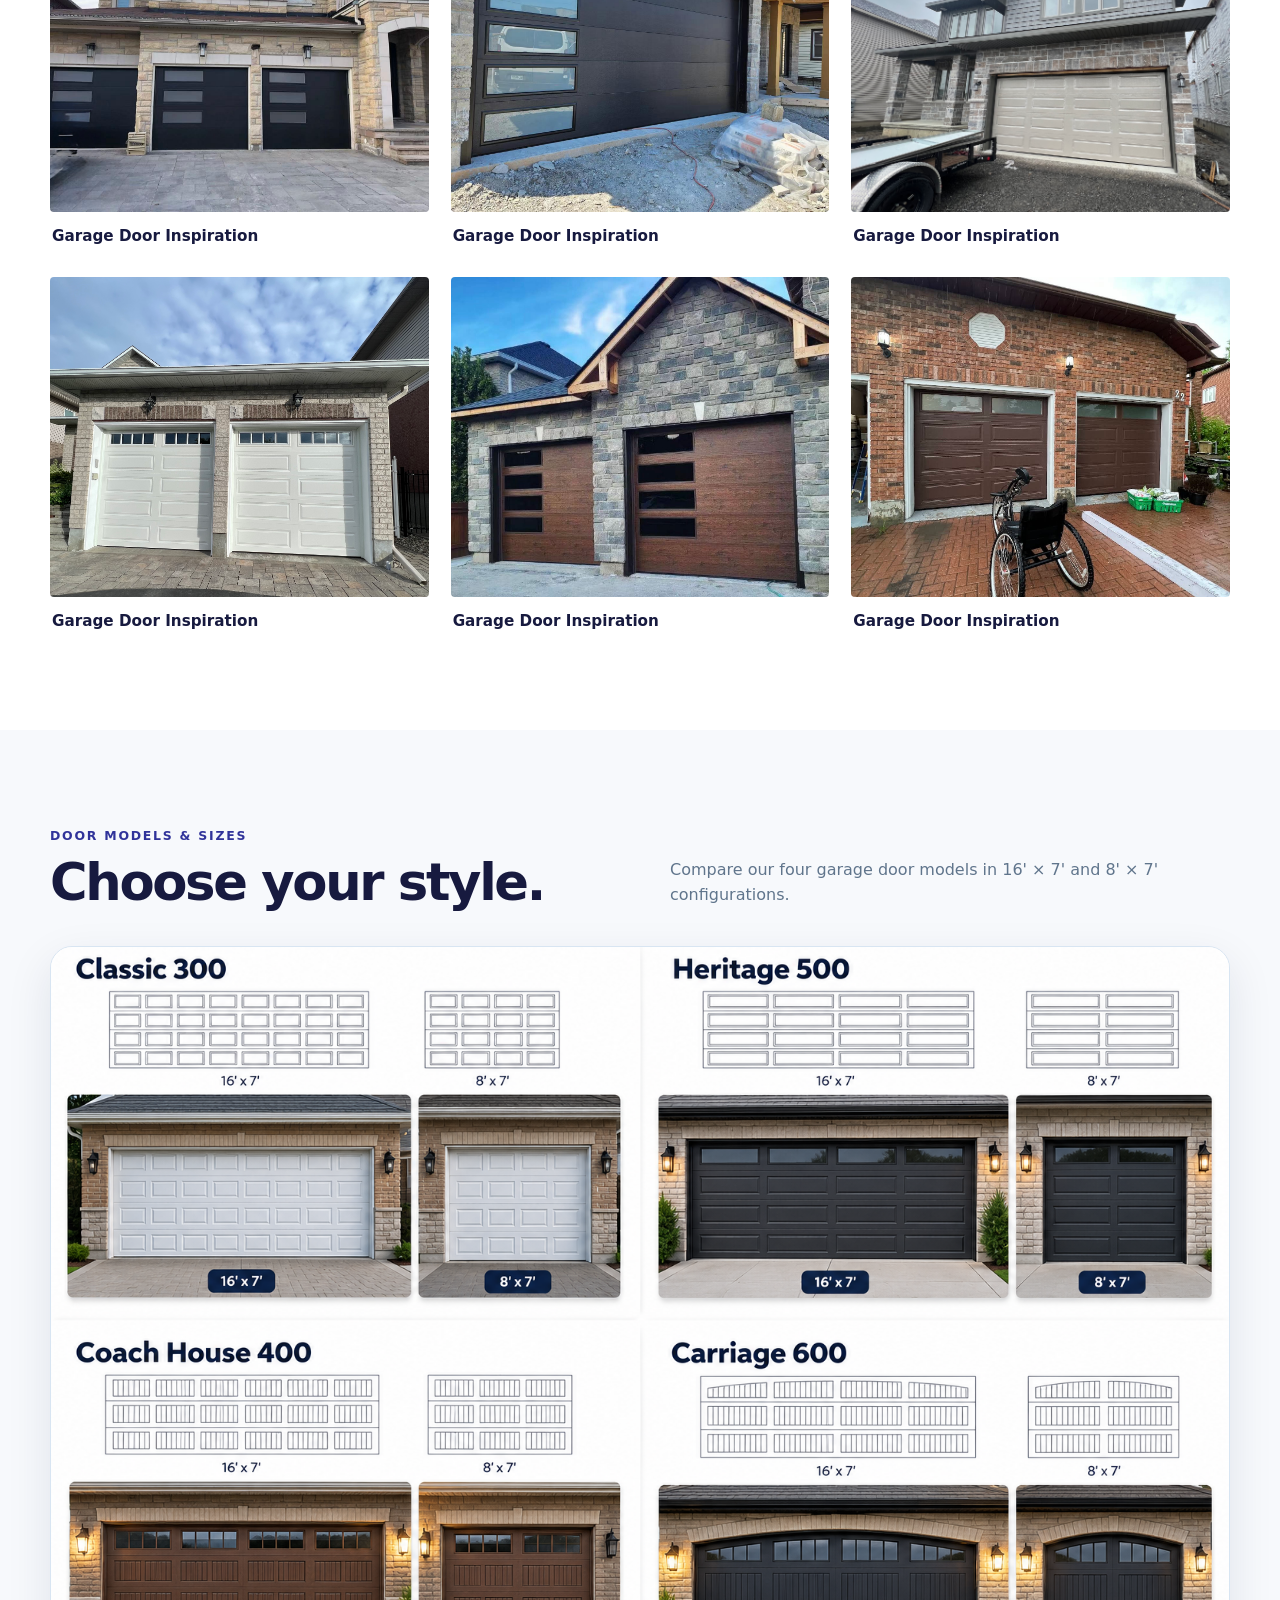
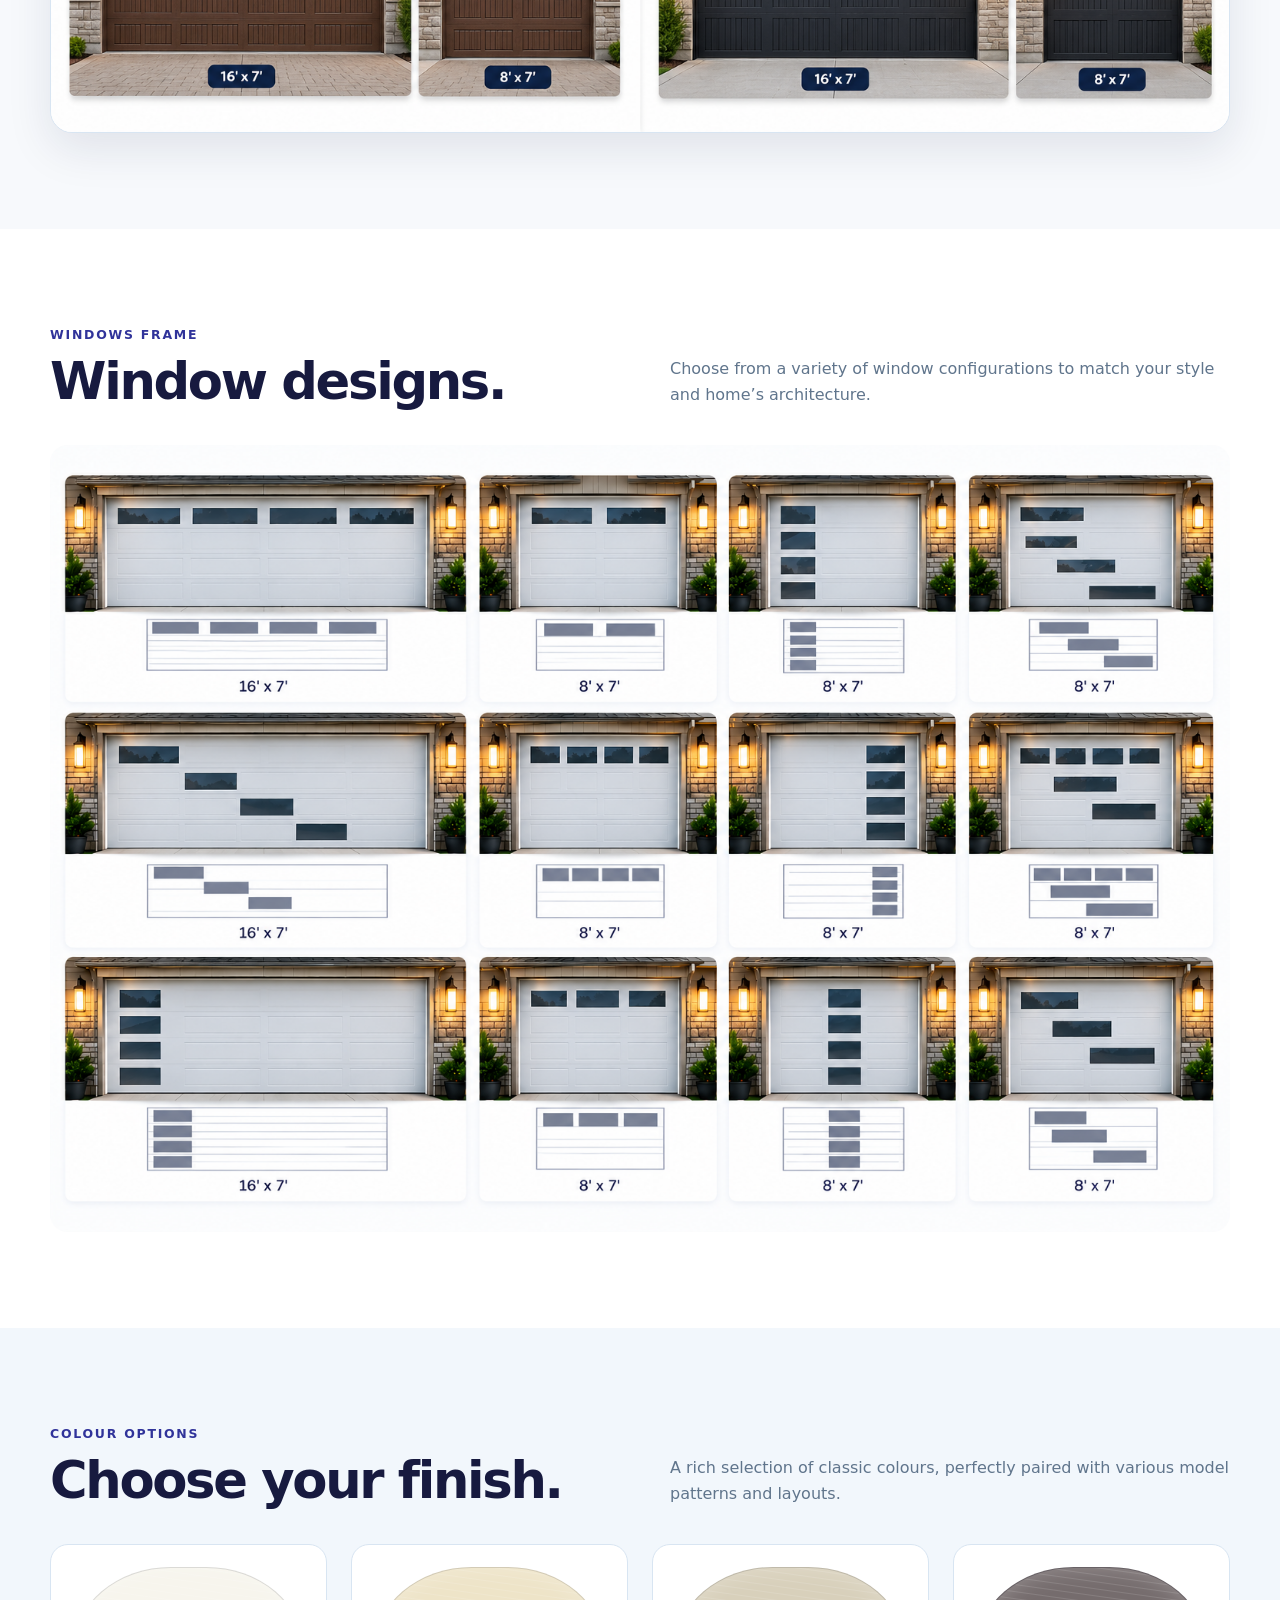
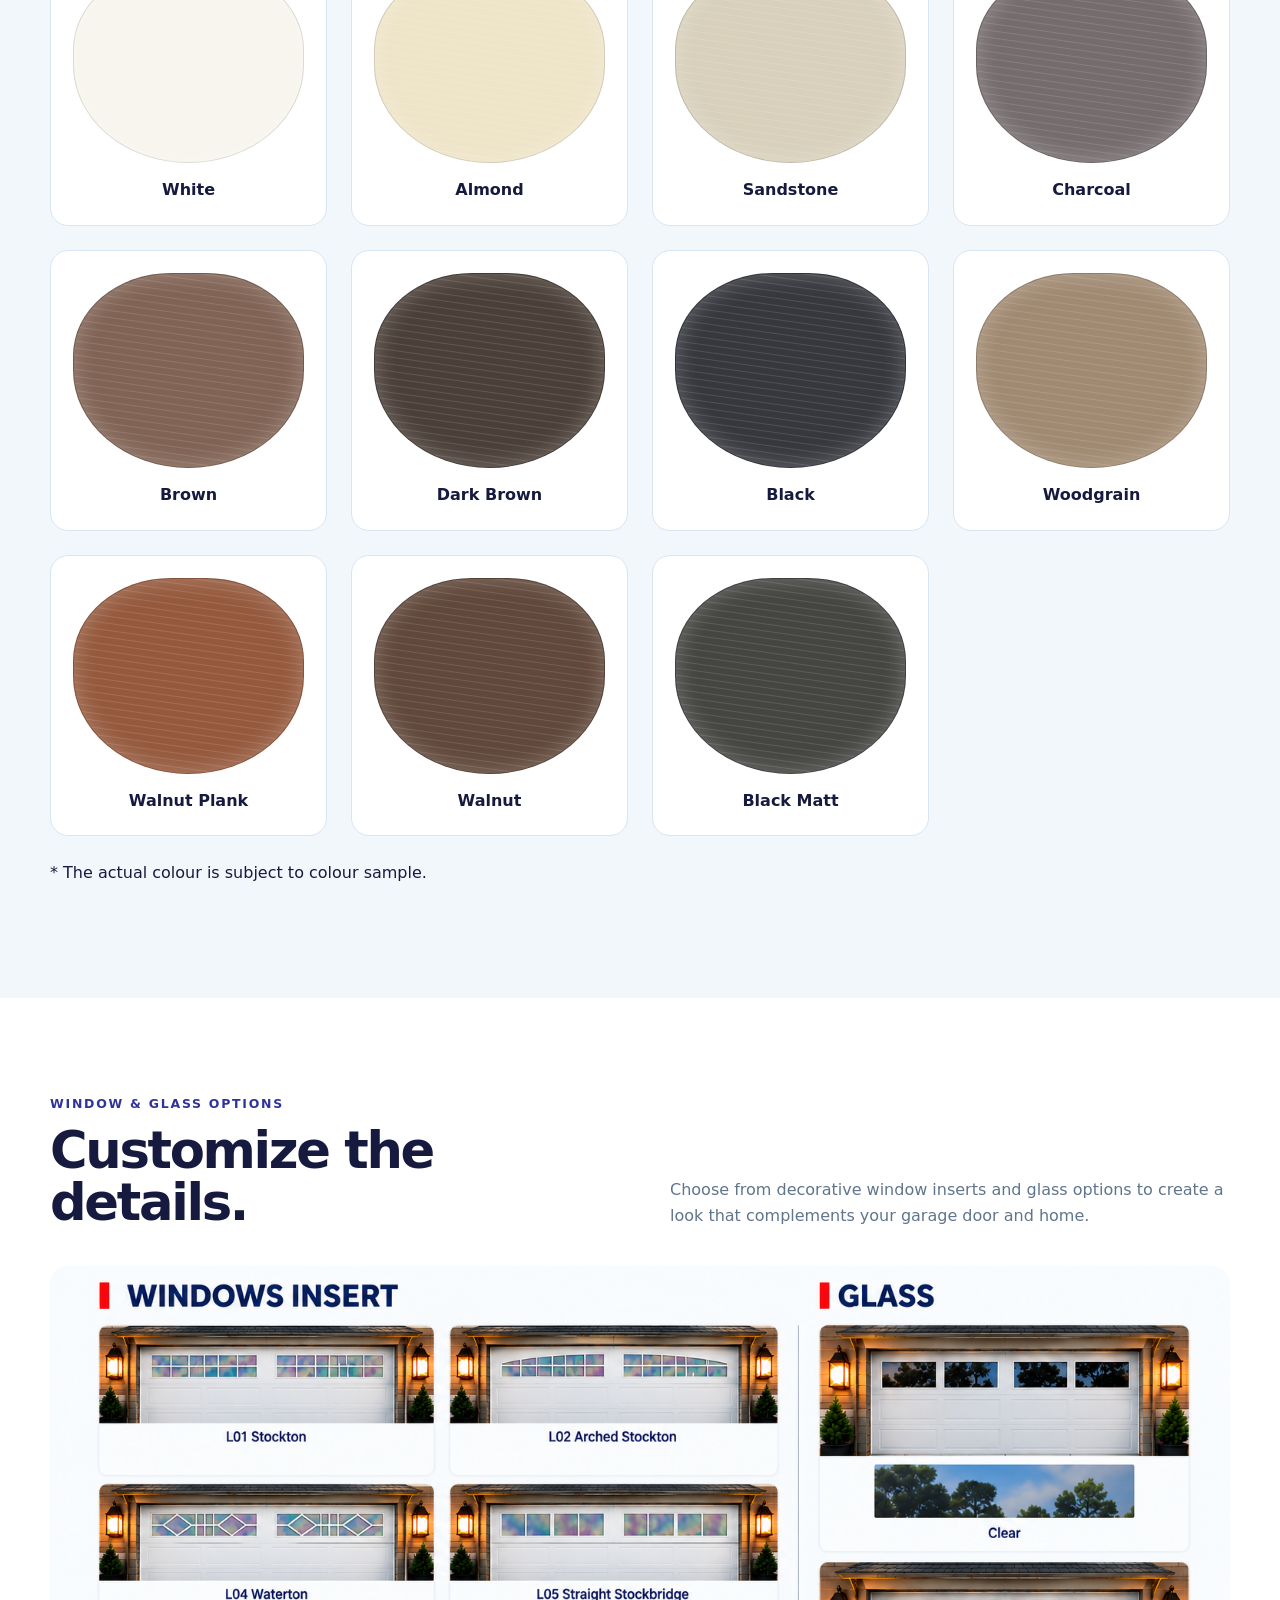
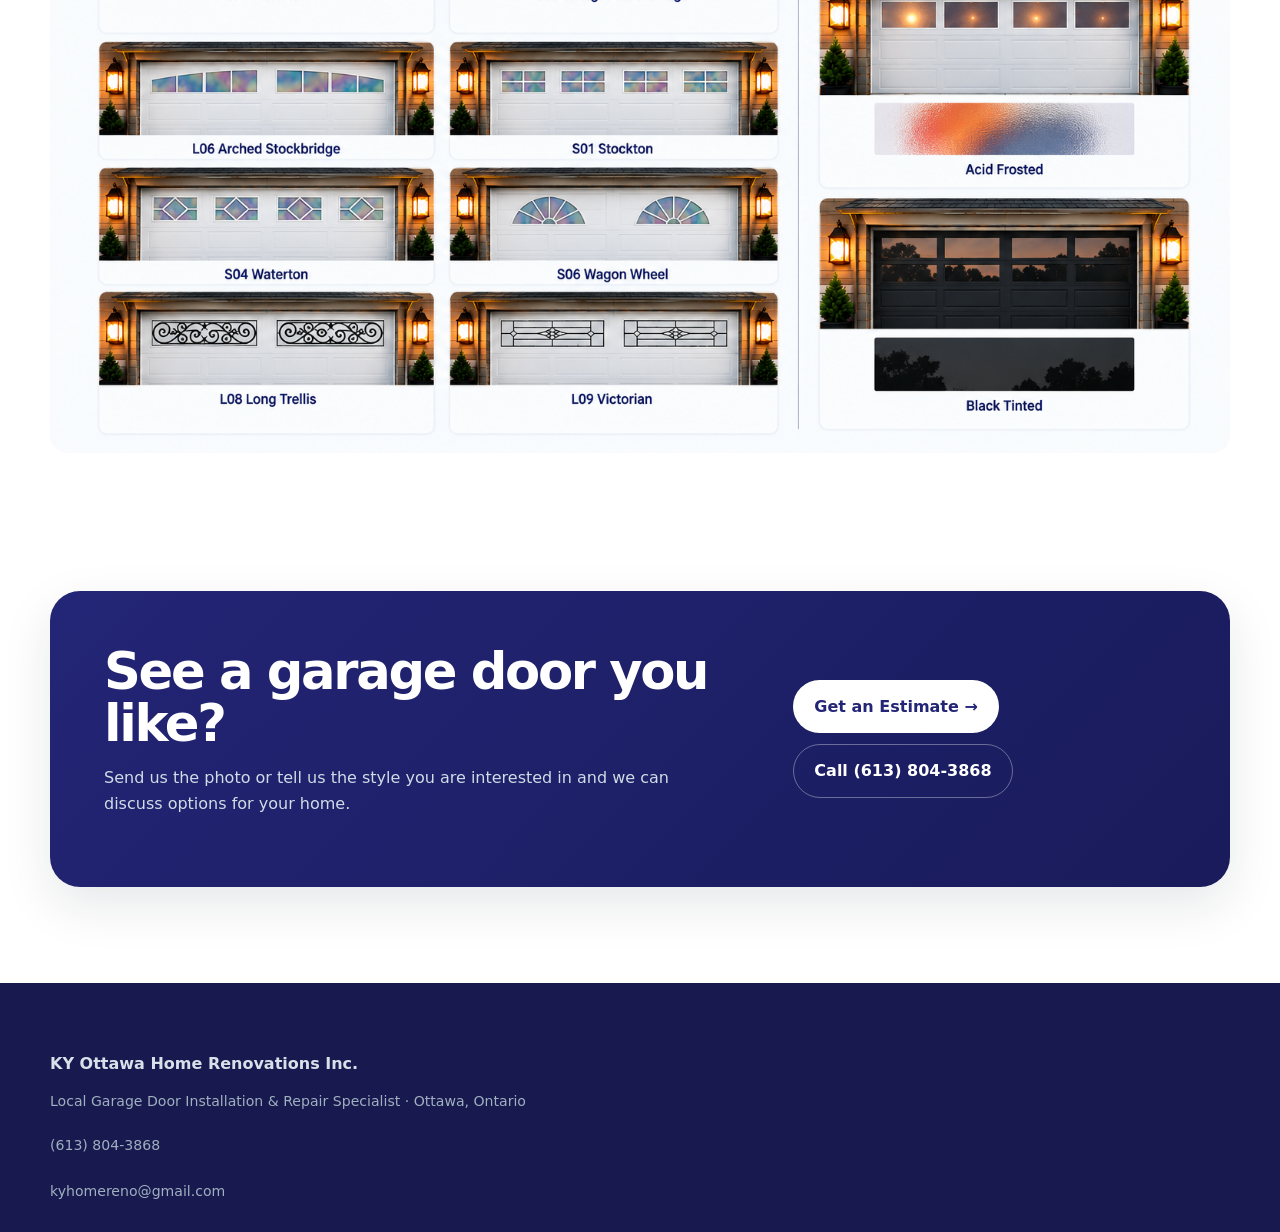
<file: selection.html>
<!doctype html><html lang="en"><head><meta charset="utf-8"><meta name="viewport" content="width=device-width,initial-scale=1"><title>Garage Door Styles & Replacement Ottawa | KY Ottawa</title><link rel="stylesheet" href="styles.css"><meta name="description" content="Explore residential garage door styles, colours, panels and window options for your Ottawa home. Ask KY Ottawa about installation and replacement."><meta name="robots" content="index,follow"><link rel="canonical" href="https://kygaragedoors.com/selection.html"><meta property="og:type" content="website"><meta property="og:locale" content="en_CA"><meta property="og:site_name" content="KY Ottawa Home Renovations Inc."><meta property="og:title" content="Garage Door Styles & Replacement Ottawa | KY Ottawa"><meta property="og:description" content="Explore residential garage door styles, colours, panels and window options for your Ottawa home. Ask KY Ottawa about installation and replacement."><meta property="og:url" content="https://kygaragedoors.com/selection.html"></head><body>
<div class="topbar"><div class="container"><strong>Garage Door Service in Ottawa</strong><div class="topbar-right">(613) 804-3868</div></div></div>
<header class="site-header"><div class="container nav"><a class="brand" href="index.html"><div class="logo-mark">KY</div><div class="brand-copy">KY Ottawa Home Renovations Inc.<span>Garage Door Services</span></div></a><button class="menu-btn" aria-label="Menu">☰</button><nav class="nav-links"><a href="index.html">Home</a><a href="services.html">Install &amp; Repair</a><a href="selection.html">Garage Door Selection</a><a href="areas.html">Service Areas</a><a href="about.html">About</a><a href="contact.html">Contact</a><a class="btn btn-primary" href="tel:+16138043868">Call (613) 804-3868</a></nav></div></header>
<main><section class="page-hero selection-hero"><div class="container"><div class="kicker">Garage Door Selection</div><h1>Find a garage door style for your home.</h1><p>Browse our project and door photos for inspiration. Contact us with a photo you like and we can discuss available options for your home.</p></div></section>
<section class="section selection-gallery-section"><div class="container"><div class="section-head"><div><div class="kicker">Browse Garage Doors</div><h2>Garage door inspiration.</h2></div><p>Explore different looks, panel layouts, colours and window combinations.</p></div><div class="door-gallery">
<figure class="door-gallery-card"><img src="assets/IMG_3219.jpg" alt="Garage door selection 1" loading="lazy"><figcaption>Garage Door Inspiration</figcaption></figure><figure class="door-gallery-card"><img src="assets/IMG_7869.jpg" alt="Garage door selection 2" loading="lazy"><figcaption>Garage Door Inspiration</figcaption></figure><figure class="door-gallery-card"><img src="assets/IMG_7870.JPG" alt="Garage door selection 3" loading="lazy"><figcaption>Garage Door Inspiration</figcaption></figure><figure class="door-gallery-card"><img src="assets/IMG_7871.jpg" alt="Garage door selection 4" loading="lazy"><figcaption>Garage Door Inspiration</figcaption></figure><figure class="door-gallery-card"><img src="assets/IMG_7875.jpg" alt="Garage door selection 5" loading="lazy"><figcaption>Garage Door Inspiration</figcaption></figure><figure class="door-gallery-card"><img src="assets/IMG_7882.JPG" alt="Garage door selection 6" loading="lazy"><figcaption>Garage Door Inspiration</figcaption></figure><figure class="door-gallery-card"><img src="assets/IMG_7883.jpg" alt="Garage door selection 7" loading="lazy"><figcaption>Garage Door Inspiration</figcaption></figure><figure class="door-gallery-card"><img src="assets/IMG_8067.JPG" alt="Garage door selection 8" loading="lazy"><figcaption>Garage Door Inspiration</figcaption></figure><figure class="door-gallery-card"><img src="assets/IMG_8711.jpg" alt="Garage door selection 9" loading="lazy"><figcaption>Garage Door Inspiration</figcaption></figure><figure class="door-gallery-card"><img src="assets/IMG_8855.jpg" alt="Garage door selection 10" loading="lazy"><figcaption>Garage Door Inspiration</figcaption></figure><figure class="door-gallery-card"><img src="assets/IMG_9325.jpeg" alt="Garage door selection 11" loading="lazy"><figcaption>Garage Door Inspiration</figcaption></figure><figure class="door-gallery-card"><img src="assets/IMG_9329.jpeg" alt="Garage door selection 12" loading="lazy"><figcaption>Garage Door Inspiration</figcaption></figure>
</div></div></section>
<section class="section model-guide-section"><div class="container"><div class="section-head"><div><div class="kicker">Door Models &amp; Sizes</div><h2>Choose your style.</h2></div><p>Compare our four garage door models in 16' × 7' and 8' × 7' configurations.</p></div><div class="model-guide-image"><img src="assets/garage-door-models.png" alt="Classic 300, Heritage 500, Coach House 400 and Carriage 600 garage door styles in 16 by 7 and 8 by 7 sizes"></div></div></section><section class="section window-design-section"><div class="container"><div class="section-head window-head"><div><div class="kicker">WINDOWS FRAME</div><h2>Window designs.</h2></div><p>Choose from a variety of window configurations to match your style and home’s architecture.</p></div><div class="window-design-image window-design-image-live"><img src="assets/%E8%BD%A6%E5%BA%93%E9%97%A8%E7%AA%97%E8%AE%BE%E8%AE%A1%E5%B1%95%E7%A4%BA%E5%9B%BE.png" alt="Garage door window design options in 16 by 7 and 8 by 7 sizes" loading="lazy"></div></div></section><section class="section alt"><div class="container"><div class="section-head"><div><div class="kicker">Colour Options</div><h2>Choose your finish.</h2></div><p>A rich selection of classic colours, perfectly paired with various model patterns and layouts.</p></div><div class="colour-grid"><div class="colour-card"><span class="swatch sw-white"></span><h3>White</h3></div><div class="colour-card"><span class="swatch sw-almond"></span><h3>Almond</h3></div><div class="colour-card"><span class="swatch sw-sandstone"></span><h3>Sandstone</h3></div><div class="colour-card"><span class="swatch sw-charcoal"></span><h3>Charcoal</h3></div><div class="colour-card"><span class="swatch sw-brown"></span><h3>Brown</h3></div><div class="colour-card"><span class="swatch sw-darkbrown"></span><h3>Dark Brown</h3></div><div class="colour-card"><span class="swatch sw-black"></span><h3>Black</h3></div><div class="colour-card"><span class="swatch sw-woodgrain"></span><h3>Woodgrain</h3></div><div class="colour-card"><span class="swatch sw-walnutplank"></span><h3>Walnut Plank</h3></div><div class="colour-card"><span class="swatch sw-walnut"></span><h3>Walnut</h3></div><div class="colour-card"><span class="swatch sw-blackmatt"></span><h3>Black Matt</h3></div></div><p class="option-note">* The actual colour is subject to colour sample.</p></div></section>
<section class="section insert-glass-section"><div class="container"><div class="section-head"><div><div class="kicker">Window &amp; Glass Options</div><h2>Customize the details.</h2></div><p>Choose from decorative window inserts and glass options to create a look that complements your garage door and home.</p></div><!-- Window insert & glass catalogue --><img class="insert-glass-artwork" src="assets/windows-insert-glass.png" alt="Garage door window insert and glass options including Clear, Acid Frosted and Black Tinted" loading="lazy"></div></section>
<div class="container cta-wrap"><section class="cta"><div><h2>See a garage door you like?</h2><p>Send us the photo or tell us the style you are interested in and we can discuss options for your home.</p></div><div class="cta-actions"><a class="btn btn-light" href="contact.html">Get an Estimate →</a><a class="btn btn-outline" href="tel:+16138043868">Call (613) 804-3868</a></div></section></div></main>
<footer class="footer"><div class="container"><strong>KY Ottawa Home Renovations Inc.</strong><p>Local Garage Door Installation &amp; Repair Specialist · Ottawa, Ontario</p><div class="footer-contact"><a href="tel:+16138043868">(613) 804-3868</a><a href="mailto:kyhomereno@gmail.com">kyhomereno@gmail.com</a></div></div></footer><script src="script.js"></script></body></html>
</file>
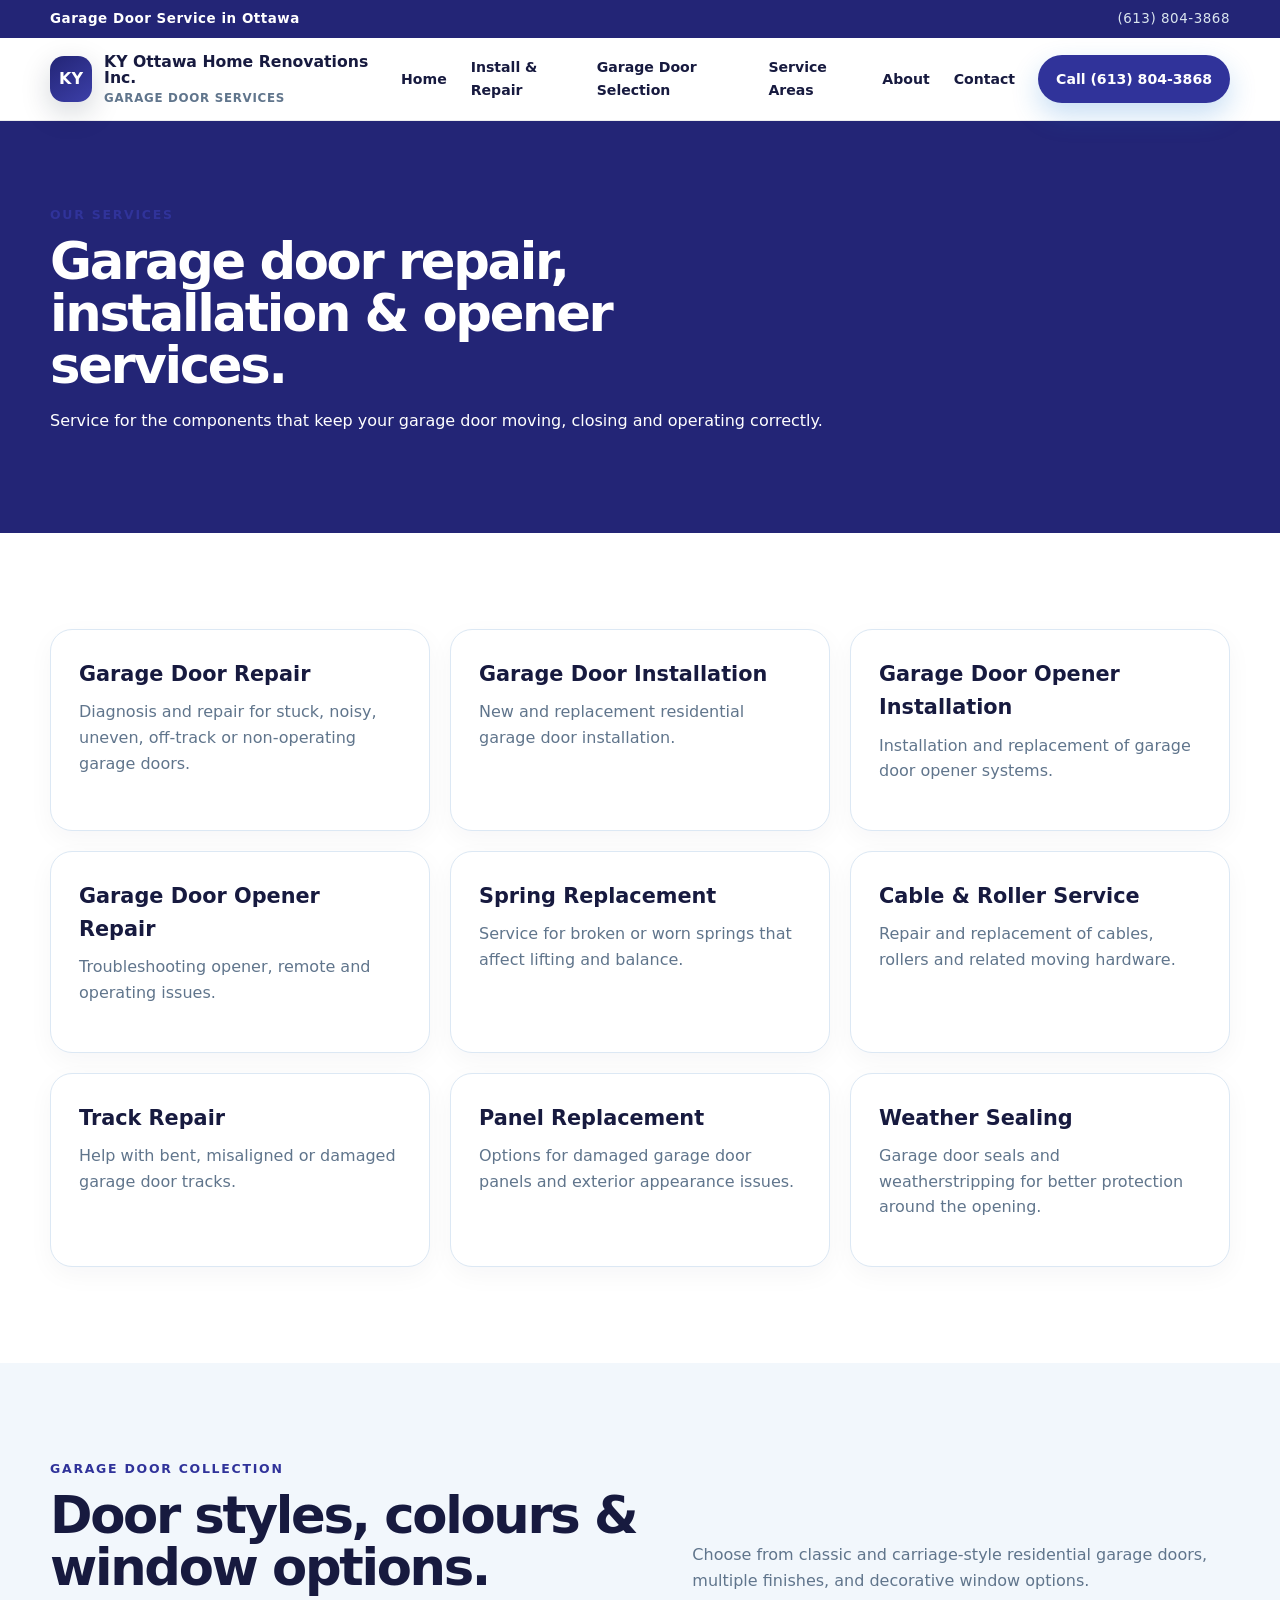
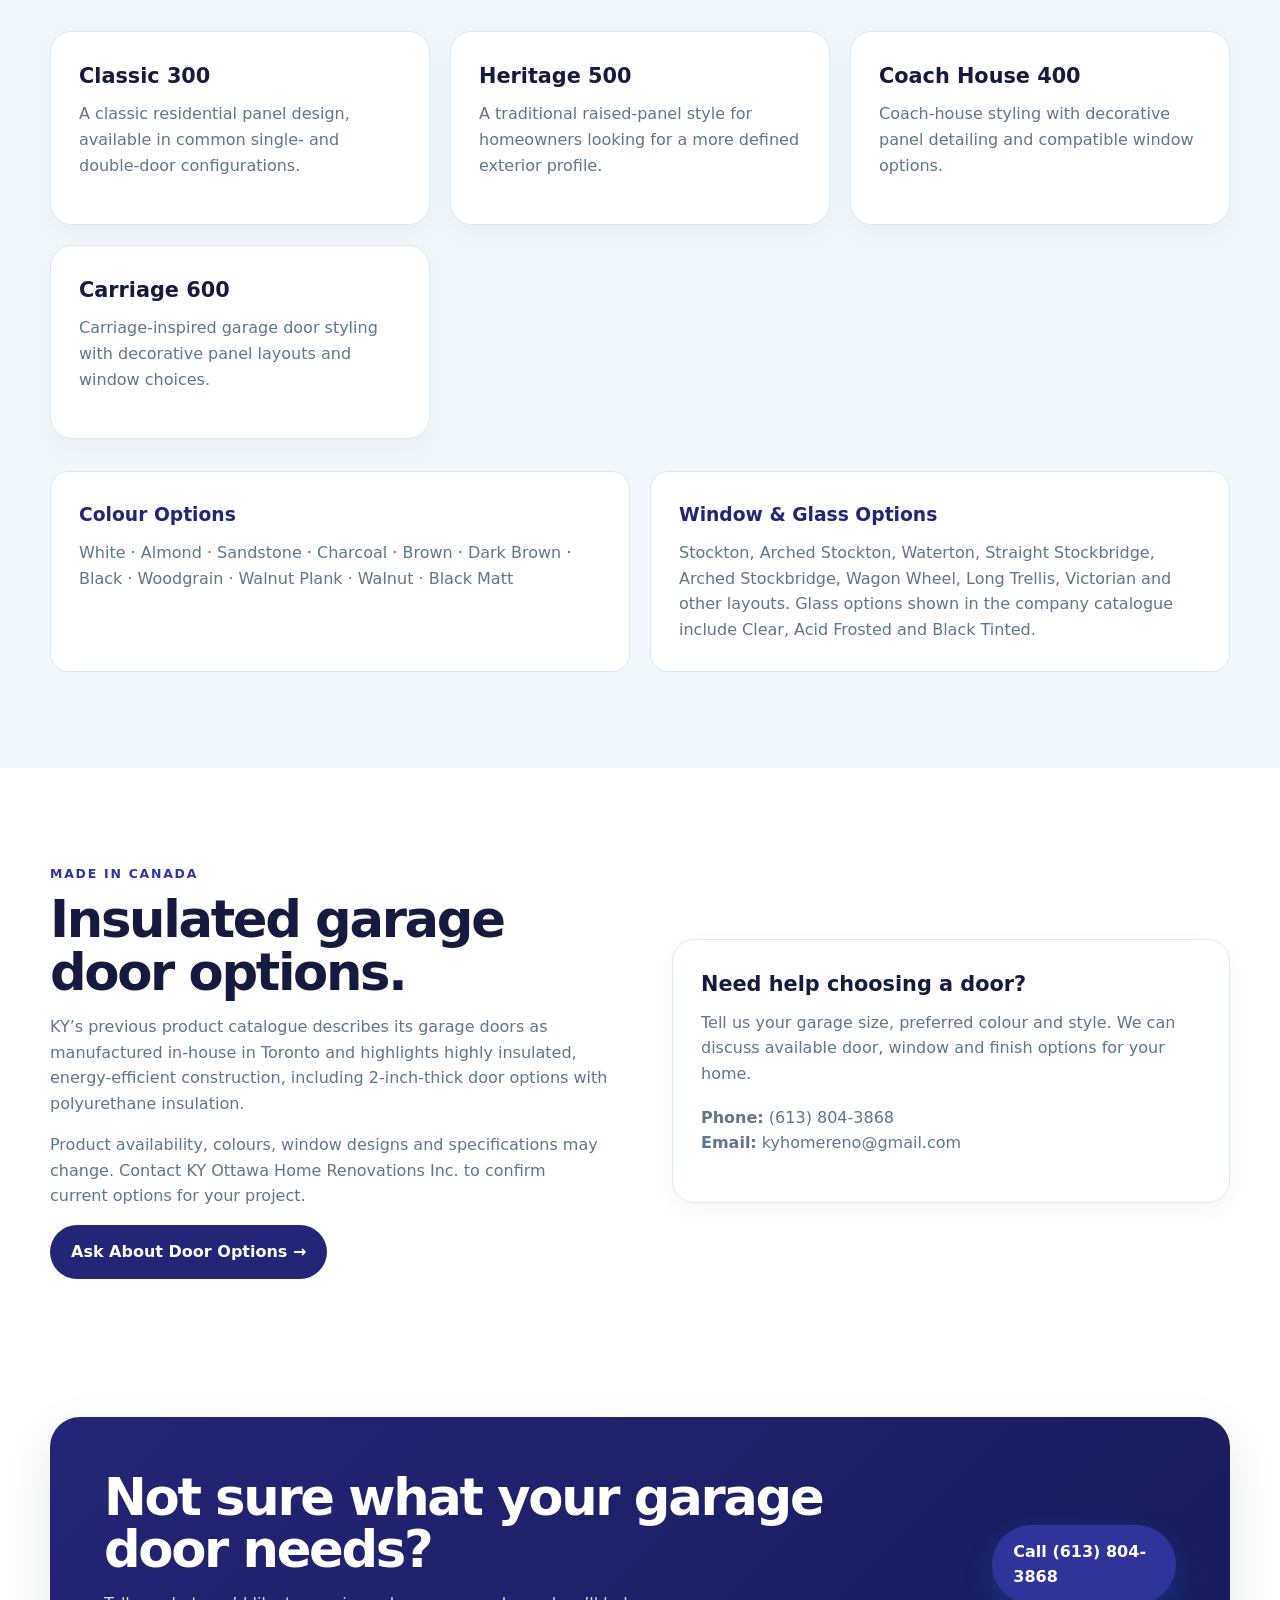
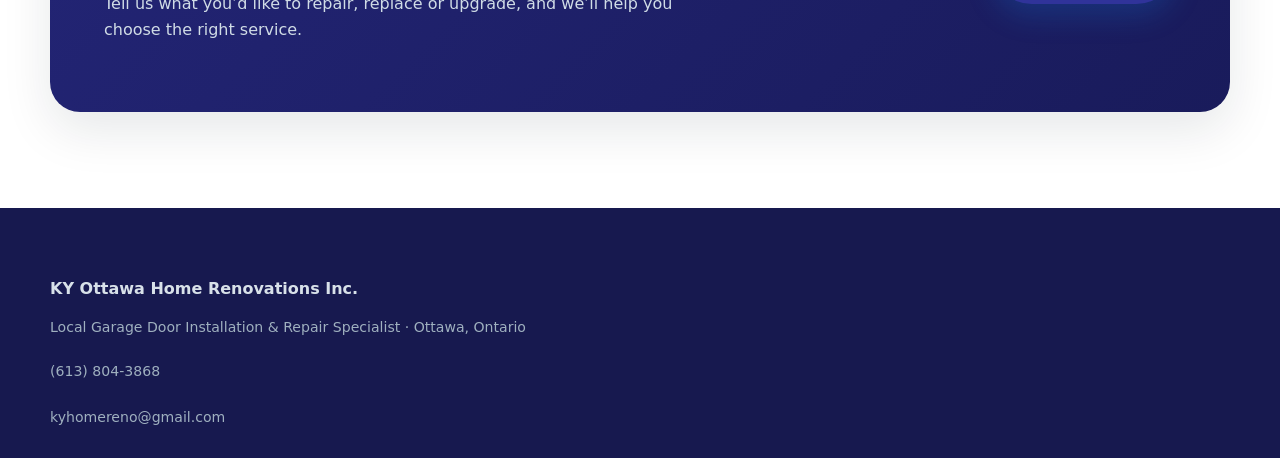
<file: services.html>
<!doctype html><html lang="en"><head><meta charset="utf-8"><meta name="viewport" content="width=device-width,initial-scale=1"><title>Garage Door Repair & Installation Ottawa | KY Services</title><link rel="stylesheet" href="styles.css"><meta name="description" content="Garage door repairs and installation in Ottawa: broken springs, cables, rollers, tracks, panels and garage door openers. Request service from KY Ottawa."><meta name="robots" content="index,follow"><link rel="canonical" href="https://kygaragedoors.com/services.html"><meta property="og:type" content="website"><meta property="og:locale" content="en_CA"><meta property="og:site_name" content="KY Ottawa Home Renovations Inc."><meta property="og:title" content="Garage Door Repair & Installation Ottawa | KY Services"><meta property="og:description" content="Garage door repairs and installation in Ottawa: broken springs, cables, rollers, tracks, panels and garage door openers. Request service from KY Ottawa."><meta property="og:url" content="https://kygaragedoors.com/services.html"></head><body><div class="topbar"><div class="container"><strong>Garage Door Service in Ottawa</strong><div class="topbar-right">(613) 804-3868</div></div></div><header class="site-header"><div class="container nav"><a class="brand" href="index.html"><div class="logo-mark">KY</div><div class="brand-copy">KY Ottawa Home Renovations Inc.<span>Garage Door Services</span></div></a><button class="menu-btn">☰</button><nav class="nav-links"><a href="index.html">Home</a><a href="services.html">Install &amp; Repair</a><a href="selection.html">Garage Door Selection</a><a href="areas.html">Service Areas</a><a href="about.html">About</a><a href="contact.html">Contact</a><a class="btn btn-primary" href="tel:+16138043868">Call (613) 804-3868</a></nav></div></header><section class="page-hero"><div class="container"><div class="kicker">Our Services</div><h1>Garage door repair, installation & opener services.</h1><p>Service for the components that keep your garage door moving, closing and operating correctly.</p></div></section><section class="section"><div class="container card-grid"><div class="service-card"><h3>Garage Door Repair</h3><p>Diagnosis and repair for stuck, noisy, uneven, off-track or non-operating garage doors.</p></div><div class="service-card"><h3>Garage Door Installation</h3><p>New and replacement residential garage door installation.</p></div><div class="service-card"><h3>Garage Door Opener Installation</h3><p>Installation and replacement of garage door opener systems.</p></div><div class="service-card"><h3>Garage Door Opener Repair</h3><p>Troubleshooting opener, remote and operating issues.</p></div><div class="service-card"><h3>Spring Replacement</h3><p>Service for broken or worn springs that affect lifting and balance.</p></div><div class="service-card"><h3>Cable & Roller Service</h3><p>Repair and replacement of cables, rollers and related moving hardware.</p></div><div class="service-card"><h3>Track Repair</h3><p>Help with bent, misaligned or damaged garage door tracks.</p></div><div class="service-card"><h3>Panel Replacement</h3><p>Options for damaged garage door panels and exterior appearance issues.</p></div><div class="service-card"><h3>Weather Sealing</h3><p>Garage door seals and weatherstripping for better protection around the opening.</p></div></div></section><section class="section alt" id="door-options"><div class="container"><div class="section-head"><div><div class="kicker">Garage Door Collection</div><h2>Door styles, colours & window options.</h2></div><p>Choose from classic and carriage-style residential garage doors, multiple finishes, and decorative window options.</p></div><div class="card-grid"><div class="service-card"><h3>Classic 300</h3><p>A classic residential panel design, available in common single- and double-door configurations.</p></div><div class="service-card"><h3>Heritage 500</h3><p>A traditional raised-panel style for homeowners looking for a more defined exterior profile.</p></div><div class="service-card"><h3>Coach House 400</h3><p>Coach-house styling with decorative panel detailing and compatible window options.</p></div><div class="service-card"><h3>Carriage 600</h3><p>Carriage-inspired garage door styling with decorative panel layouts and window choices.</p></div></div><div class="product-options"><div><h3>Colour Options</h3><p>White · Almond · Sandstone · Charcoal · Brown · Dark Brown · Black · Woodgrain · Walnut Plank · Walnut · Black Matt</p></div><div><h3>Window & Glass Options</h3><p>Stockton, Arched Stockton, Waterton, Straight Stockbridge, Arched Stockbridge, Wagon Wheel, Long Trellis, Victorian and other layouts. Glass options shown in the company catalogue include Clear, Acid Frosted and Black Tinted.</p></div></div></div></section><section class="section"><div class="container split"><div><div class="kicker">Made in Canada</div><h2>Insulated garage door options.</h2><p>KY’s previous product catalogue describes its garage doors as manufactured in-house in Toronto and highlights highly insulated, energy-efficient construction, including 2-inch-thick door options with polyurethane insulation.</p><p class="catalog-note">Product availability, colours, window designs and specifications may change. Contact KY Ottawa Home Renovations Inc. to confirm current options for your project.</p><a class="btn btn-dark" href="contact.html">Ask About Door Options →</a></div><div class="service-card"><h3>Need help choosing a door?</h3><p>Tell us your garage size, preferred colour and style. We can discuss available door, window and finish options for your home.</p><p><strong>Phone:</strong> <a href="tel:+16138043868">(613) 804-3868</a><br><strong>Email:</strong> <a href="mailto:kyhomereno@gmail.com">kyhomereno@gmail.com</a></p></div></div></section><div class="container cta-wrap"><section class="cta"><div><h2>Not sure what your garage door needs?</h2><p>Tell us what you’d like to repair, replace or upgrade, and we’ll help you choose the right service.</p></div><a class="btn btn-primary" href="tel:+16138043868">Call (613) 804-3868</a></section></div><footer class="footer"><div class="container"><strong>KY Ottawa Home Renovations Inc.</strong><p>Local Garage Door Installation &amp; Repair Specialist · Ottawa, Ontario</p><div class="footer-contact"><a href="tel:+16138043868">(613) 804-3868</a><a href="mailto:kyhomereno@gmail.com">kyhomereno@gmail.com</a></div></div></footer><script src="script.js"></script></body></html>
</file>
<file: styles.css>
:root{--ink:#171a3f;--navy:#232576;--navy-2:#191b5b;--accent:#30339a;--accent-2:#7779d0;--cream:#f2f7fc;--paper:#ffffff;--white:#fff;--muted:#60758c;--line:#d8e5f2;--shadow:0 18px 50px rgba(13,27,42,.10);--radius:22px;--max:1180px}*{box-sizing:border-box}html{scroll-behavior:smooth}body{margin:0;font-family:Inter,ui-sans-serif,system-ui,-apple-system,BlinkMacSystemFont,"Segoe UI",sans-serif;color:var(--ink);background:var(--paper);line-height:1.6}a{color:inherit;text-decoration:none}button,input,textarea,select{font:inherit}.container{width:min(var(--max),calc(100% - 40px));margin:0 auto}.topbar{background:var(--navy);color:#dbe6ef;font-size:.84rem;letter-spacing:.04em}.topbar .container{display:flex;justify-content:space-between;gap:20px;align-items:center;min-height:38px}.topbar strong{color:white}.site-header{position:sticky;top:0;z-index:50;background:rgba(255,255,255,.96);backdrop-filter:blur(12px);border-bottom:1px solid rgba(17,24,39,.08)}.nav{height:82px;display:flex;align-items:center;justify-content:space-between;gap:26px}.brand{display:flex;align-items:center;gap:12px;min-width:230px}.logo-mark{width:46px;height:46px;border-radius:14px;background:linear-gradient(145deg,var(--navy),#3c3fa8);color:white;display:grid;place-items:center;font-weight:900;box-shadow:0 10px 30px rgba(13,27,42,.18)}.brand-copy{font-weight:800;line-height:1.05;font-size:.98rem}.brand-copy span{display:block;font-weight:600;color:var(--muted);font-size:.74rem;margin-top:5px;letter-spacing:.06em;text-transform:uppercase}.nav-links{display:flex;align-items:center;gap:23px;font-weight:700;font-size:.92rem}.nav-links a{position:relative}.btn{display:inline-flex;align-items:center;justify-content:center;gap:9px;border-radius:999px;padding:13px 20px;border:1px solid transparent;font-weight:800;transition:.2s;cursor:pointer}.btn:hover{transform:translateY(-2px)}.btn-primary{background:var(--accent);color:#1a1a1a;box-shadow:0 12px 28px rgba(216,155,74,.26)}.btn-dark{background:var(--navy);color:white}.btn-outline{border-color:rgba(255,255,255,.35);color:white}.btn-light{background:white;color:var(--navy)}.menu-btn{display:none;border:0;background:transparent;font-size:1.6rem;color:var(--navy)}.hero{position:relative;overflow:hidden;background:var(--navy);color:white}.hero-grid{min-height:690px;display:grid;grid-template-columns:1.08fr .92fr;align-items:center;gap:55px;padding:70px 0}.hero:before{content:"";position:absolute;inset:0;background:radial-gradient(circle at 20% 10%,rgba(117,186,255,.24),transparent 32%),radial-gradient(circle at 82% 82%,rgba(22,119,210,.28),transparent 30%)}.eyebrow{display:inline-flex;gap:8px;align-items:center;text-transform:uppercase;letter-spacing:.14em;font-size:.78rem;font-weight:900;color:var(--accent-2);margin-bottom:18px}.eyebrow:before{content:"";width:32px;height:2px;background:currentColor}h1{font-size:clamp(3rem,6vw,5.5rem);line-height:.96;letter-spacing:-.055em;margin:0 0 22px;max-width:760px}.hero p{font-size:1.14rem;max-width:650px;color:#ced8e3;margin:0 0 30px}.hero-actions{display:flex;flex-wrap:wrap;gap:12px;margin-bottom:34px}.hero-trust{display:flex;flex-wrap:wrap;gap:14px 28px;color:#d9e2ea;font-size:.9rem}.hero-trust span:before{content:"✓";color:var(--accent-2);font-weight:900;margin-right:7px}.hero-visual{position:relative;z-index:1}.hero-photo{height:530px;border-radius:30px;box-shadow:0 35px 75px rgba(0,0,0,.32);background:#213b53 url('https://images.unsplash.com/photo-1772016608838-d8d467da27e8?auto=format&fit=crop&fm=jpg&q=82&w=1600') center/cover no-repeat}.hero-card{position:absolute;left:-38px;bottom:34px;background:white;color:var(--ink);padding:21px 24px;border-radius:20px;box-shadow:var(--shadow);max-width:270px}.hero-card strong{display:block;font-size:1.1rem}.hero-card span{font-size:.86rem;color:var(--muted)}.section{padding:96px 0}.section.alt{background:var(--cream)}.section-head{display:flex;justify-content:space-between;gap:32px;align-items:flex-end;margin-bottom:38px}.section-head h2,.split h2,.cta h2,.page-hero h1{font-size:clamp(2.2rem,4vw,4rem);line-height:1.02;letter-spacing:-.045em;margin:0}.section-head p{max-width:560px;color:var(--muted);margin:0}.kicker{text-transform:uppercase;letter-spacing:.14em;color:#30339a;font-weight:900;font-size:.78rem;margin-bottom:10px}.trust-strip{background:white;border-bottom:1px solid var(--line)}.trust-grid{display:grid;grid-template-columns:repeat(4,1fr)}.trust-item{padding:26px 22px;border-right:1px solid var(--line)}.trust-item:last-child{border-right:0}.trust-item strong{display:block}.trust-item span{display:block;color:var(--muted);font-size:.84rem}.card-grid{display:grid;grid-template-columns:repeat(3,1fr);gap:20px}.service-card{background:white;border:1px solid #dce8f4;border-radius:var(--radius);padding:28px;box-shadow:0 8px 26px rgba(13,27,42,.04);transition:.25s}.service-card:hover{transform:translateY(-5px);box-shadow:var(--shadow)}.service-icon{width:48px;height:48px;border-radius:14px;background:#e7f2fc;display:grid;place-items:center;font-size:1.35rem;margin-bottom:20px}.service-card h3{font-size:1.3rem;margin:0 0 8px}.service-card p{color:var(--muted);margin:0 0 18px}.text-link{font-weight:900;color:#30339a;font-size:.9rem}.split{display:grid;grid-template-columns:1fr 1fr;gap:64px;align-items:center}.split-photo{height:560px;border-radius:28px;background:#dce8f4 url('https://images.unsplash.com/photo-1760546120487-ccb54df9838c?auto=format&fit=crop&fm=jpg&q=82&w=1600') center/cover no-repeat;box-shadow:var(--shadow)}.split p{color:var(--muted)}.checks{display:grid;gap:14px;margin:24px 0 30px}.check{display:grid;grid-template-columns:28px 1fr;gap:10px}.check b:first-child{width:25px;height:25px;border-radius:50%;background:#e2effb;color:#30339a;display:grid;place-items:center}.check strong,.check span{display:block}.check span{color:var(--muted);font-size:.9rem}.area-grid{display:grid;grid-template-columns:repeat(3,1fr);gap:14px}.area-card{padding:23px 24px;border:1px solid #dce8f4;border-radius:18px;background:white}.area-card h3{margin:0 0 7px}.area-card p{margin:0;color:var(--muted);font-size:.88rem}.project-grid{display:grid;grid-template-columns:1.25fr .75fr .75fr;grid-template-rows:280px 280px;gap:16px}.project{border-radius:22px;overflow:hidden;position:relative;background:#ddd}.project:first-child{grid-row:1/3}.project:after{content:"";position:absolute;inset:0;background:linear-gradient(transparent 48%,rgba(0,0,0,.7))}.project .label{position:absolute;z-index:2;left:20px;bottom:18px;color:white}.project .label strong,.project .label span{display:block}.p1{background:url('https://images.unsplash.com/photo-1779314687592-7d64bea77e8a?auto=format&fit=crop&fm=jpg&q=80&w=1600') center/cover}.p2{background:url('https://images.unsplash.com/photo-1760546120487-ccb54df9838c?auto=format&fit=crop&fm=jpg&q=80&w=1000') center/cover}.p3{background:url('https://images.unsplash.com/photo-1765959617888-30837a158667?auto=format&fit=crop&fm=jpg&q=80&w=1000') center/cover}.p4{background:url('https://images.unsplash.com/photo-1646592473245-705ee616162a?auto=format&fit=crop&fm=jpg&q=80&w=1000') center/cover}.cta-wrap{padding:42px 0 96px}.cta{background:linear-gradient(135deg,var(--navy),#191b5b);color:white;border-radius:30px;padding:54px;display:flex;align-items:center;justify-content:space-between;gap:40px;box-shadow:var(--shadow)}.cta p{color:#d0dce6;max-width:620px}.cta-actions{display:flex;gap:11px;flex-wrap:wrap}.footer{background:#17194f;color:#d8e1e9;padding:68px 0 22px}.footer-grid{display:grid;grid-template-columns:1.4fr 1fr 1fr 1fr;gap:40px}.footer h4{color:white;margin:0 0 15px}.footer p,.footer a{color:#9fb0bf;font-size:.88rem}.footer a{display:block;margin:7px 0}.footer-bottom{border-top:1px solid rgba(255,255,255,.1);margin-top:45px;padding-top:20px;display:flex;justify-content:space-between;gap:20px;color:#7f93a4;font-size:.8rem}.float-call{position:fixed;right:20px;bottom:20px;z-index:45;width:58px;height:58px;border-radius:50%;display:grid;place-items:center;background:var(--accent);color:#111;font-size:1.35rem;box-shadow:0 12px 30px rgba(13,27,42,.24)}.mobile-bar{display:none}.reveal{opacity:0;transform:translateY(18px);transition:.55s ease}.reveal.visible{opacity:1;transform:none}.page-hero{background:var(--navy);color:white;padding:84px 0}.contact-grid{display:grid;grid-template-columns:.85fr 1.15fr;gap:54px}.contact-panel{background:var(--navy);color:white;padding:40px;border-radius:24px}.form{display:grid;grid-template-columns:1fr 1fr;gap:16px}.field{display:grid;gap:7px}.field.full{grid-column:1/3}.field input,.field textarea,.field select{width:100%;border:1px solid #d5e3f1;background:white;border-radius:13px;padding:13px 14px}.field textarea{min-height:145px}.form-note{font-size:.8rem;color:var(--muted);grid-column:1/3}@media(max-width:980px){.nav-links{display:none;position:absolute;left:20px;right:20px;top:85px;background:white;padding:22px;border-radius:18px;box-shadow:var(--shadow);flex-direction:column;align-items:stretch}.nav-links.open{display:flex}.menu-btn{display:block}.hero-grid{grid-template-columns:1fr}.split,.contact-grid{grid-template-columns:1fr}.card-grid,.area-grid{grid-template-columns:repeat(2,1fr)}.trust-grid{grid-template-columns:repeat(2,1fr)}.project-grid{grid-template-columns:1fr 1fr;grid-template-rows:360px 240px 240px}.project:first-child{grid-column:1/3;grid-row:auto}.footer-grid{grid-template-columns:1fr 1fr}.cta{flex-direction:column;align-items:flex-start}.section-head{align-items:flex-start;flex-direction:column}}@media(max-width:640px){.container{width:min(100% - 28px,var(--max))}.topbar .topbar-right{display:none}.nav{height:72px}.brand-copy{font-size:.84rem}.hero-grid{min-height:0;padding:52px 0 60px}.hero-photo{height:390px}.hero-card{left:10px;right:10px;bottom:14px;max-width:none}.hero-actions .btn{width:100%}.section{padding:72px 0}.card-grid,.area-grid,.trust-grid{grid-template-columns:1fr}.split-photo{height:400px}.project-grid{grid-template-columns:1fr;grid-template-rows:repeat(4,250px)}.project:first-child{grid-column:auto}.cta{padding:36px 26px}.footer-grid{grid-template-columns:1fr}.footer-bottom{flex-direction:column;padding-bottom:60px}.float-call{display:none}.mobile-bar{display:grid;grid-template-columns:1fr 1fr;position:fixed;bottom:0;left:0;right:0;z-index:55;background:white;border-top:1px solid var(--line);padding:9px;gap:8px}.mobile-bar a{padding:12px;border-radius:12px;text-align:center;font-weight:850}.mobile-bar .call{background:var(--navy);color:white}.mobile-bar .quote{background:var(--accent);color:#171717}h1{font-size:3.15rem}.form{grid-template-columns:1fr}.field.full,.form-note{grid-column:auto}}
/* Garage door V2 */
.garage-photo{background-image:url('assets/IMG_9330.jpeg');image-rendering:auto}
.garage-split{background-image:url('assets/IMG_9315.jpeg');background-position:center;background-size:cover}

.ky-gallery{display:grid;grid-template-columns:1.35fr 1fr 1fr;gap:16px}.ky-shot{min-height:330px;border-radius:22px;background-position:center;background-size:cover;box-shadow:var(--shadow)}.ky-shot.one{background-image:url('assets/ky-project-1.webp')}.ky-shot.two{background-image:url('assets/ky-opener.webp')}.ky-shot.three{background-image:url('assets/ky-van.webp')}@media(max-width:800px){.ky-gallery{grid-template-columns:1fr}.ky-shot{min-height:260px}}

/* Make click-to-call CTAs reliably tappable on mobile */
a[href^="tel:"]{position:relative;z-index:60;pointer-events:auto;touch-action:manipulation;-webkit-tap-highlight-color:rgba(216,155,74,.25)}
.hero-actions{position:relative;z-index:20}

.ky-shot.four{background-image:url('assets/ky-project-2.webp')}
.ky-shot.five{background-image:url('assets/ky-project-3.webp')}
.ky-shot.six{background-image:url('assets/ky-project-4.webp')}
.review-card{margin-top:24px;background:#fff;border:1px solid #dce8f4;border-radius:22px;padding:30px;box-shadow:0 8px 26px rgba(13,27,42,.05)}
.review-stars{color:#30339a;font-size:1.35rem;letter-spacing:.08em;margin-bottom:8px}
.review-card blockquote{font-size:1.18rem;margin:0 0 14px;max-width:760px}
.review-card strong,.review-card span{display:block}.review-card span{font-size:.82rem;color:var(--muted)}

.hero-carousel{position:relative;overflow:hidden;background-image:none!important}
.hero-slide{position:absolute;inset:0;background-size:cover;background-position:center;opacity:0;transition:opacity .7s ease}
.hero-slide.active{opacity:1}
.carousel-prev,.carousel-next{position:absolute;z-index:4;top:50%;transform:translateY(-50%);width:44px;height:44px;border:0;border-radius:50%;background:rgba(8,19,30,.72);color:#fff;font-size:30px;line-height:1;cursor:pointer}
.carousel-prev{left:14px}.carousel-next{right:14px}
.carousel-dots{position:absolute;z-index:4;left:50%;bottom:16px;transform:translateX(-50%);display:flex;gap:8px}
.carousel-dots button{width:9px;height:9px;padding:0;border:0;border-radius:50%;background:rgba(255,255,255,.55)}
.carousel-dots button.active{background:#fff;transform:scale(1.25)}

/* Case gallery */
.case-gallery{display:grid;grid-template-columns:repeat(3,1fr);gap:18px}
.case-card{margin:0;background:#fff;border:1px solid #dce8f4;border-radius:22px;overflow:hidden;box-shadow:0 10px 28px rgba(13,27,42,.07)}
.case-card img,.case-bg{display:block;width:100%;height:300px;object-fit:cover;background-size:cover;background-position:center}
.case-card figcaption{padding:18px 20px 20px}
.case-card figcaption strong,.case-card figcaption span{display:block}
.case-card figcaption strong{font-size:1rem;color:var(--navy)}
.case-card figcaption span{font-size:.82rem;color:var(--muted);margin-top:4px}
.case-bg.one{background-image:url('assets/ky-project-1.webp')}
.case-bg.two{background-image:url('assets/ky-opener.webp')}
.case-bg.three{background-image:url('assets/ky-van.webp')}
.case-bg.five{background-image:url('assets/ky-project-3.webp')}
.case-bg.six{background-image:url('assets/ky-project-4.webp')}
@media(max-width:900px){.case-gallery{grid-template-columns:repeat(2,1fr)}}
@media(max-width:600px){.case-gallery{grid-template-columns:1fr}.case-card img,.case-bg{height:280px}}

/* Homepage project carousel */
.hero-gallery{position:relative;transition:background-image .35s ease;background-position:center;background-size:cover}
.gallery-arrow{position:absolute;top:50%;transform:translateY(-50%);z-index:5;width:48px;height:48px;border:0;border-radius:50%;background:rgba(255,255,255,.9);color:#0d1b2a;font-size:2rem;line-height:1;cursor:pointer;box-shadow:0 8px 24px rgba(0,0,0,.18)}
.gallery-prev{left:16px}.gallery-next{right:16px}.gallery-dots{position:absolute;left:50%;bottom:18px;transform:translateX(-50%);display:flex;gap:8px;z-index:5}.gallery-dot{width:9px;height:9px;border-radius:50%;border:0;background:rgba(255,255,255,.55);padding:0;cursor:pointer}.gallery-dot.active{background:white;transform:scale(1.25)}
@media(max-width:640px){.gallery-arrow{width:42px;height:42px}.gallery-prev{left:10px}.gallery-next{right:10px}}

.about-van{background-image:url('assets/IMG_9327.jpeg');background-position:center;background-size:cover}

/* KY van-inspired blue & white brand refresh */
.btn-primary{color:#fff;box-shadow:0 12px 28px rgba(22,119,210,.24)}
.float-call{color:#fff;box-shadow:0 12px 30px rgba(11,79,156,.24)}
.mobile-bar .quote{color:#fff}
.service-card,.area-card,.case-card,.review-card{background:#fff}

/* Match the deep indigo-blue used on the KY service van */
.topbar,.hero,.page-hero{background-color:var(--navy)}

/* Product catalogue sections */
.product-options{display:grid;grid-template-columns:1fr 1fr;gap:20px;margin-top:28px}.product-options>div{background:#fff;border:1px solid var(--line);border-radius:var(--radius);padding:28px}.product-options h3{margin:0 0 8px;color:var(--navy)}.product-options p,.catalog-note{color:var(--muted)}@media(max-width:700px){.product-options{grid-template-columns:1fr}}

/* Contact email CTA */
.contact-email{margin-top:22px}.contact-email strong{display:block;margin-bottom:10px}.contact-email a{display:inline-flex;align-items:center;justify-content:center;min-height:54px;padding:0 24px;border-radius:999px;background:#fff;color:var(--navy);font-weight:800;text-decoration:none;box-shadow:0 10px 24px rgba(0,0,0,.12);transition:transform .2s ease,box-shadow .2s ease}.contact-email a:hover{transform:translateY(-2px);box-shadow:0 14px 28px rgba(0,0,0,.16)}@media(max-width:640px){.contact-email a{width:100%;padding:0 14px;font-size:.95rem}}

/* Match email CTA to the Call button */
.contact-email a{background:var(--accent)!important;color:#fff!important;box-shadow:0 12px 28px rgba(48,51,154,.24)!important;min-height:54px;padding:0 24px;border-radius:999px;font-weight:800}

/* Clean footer contact layout: no orphan separators */
.footer-contact{display:flex;flex-direction:column;gap:10px;margin-top:14px}.footer-contact a{display:block;width:max-content;max-width:100%;text-decoration:none}

/* Made in Canada product section */
.canada-grid{display:grid;grid-template-columns:1fr 1fr;gap:22px}.made-canada .service-card{border-top:4px solid var(--navy)}@media(max-width:760px){.canada-grid{grid-template-columns:1fr}}

/* Full-width Canadian quality feature */
.canada-feature{position:relative;overflow:hidden;padding:88px 0;background:linear-gradient(110deg,#fff 0%,#f7f9fd 52%,#edf3fb 100%);border-top:1px solid var(--line);border-bottom:1px solid var(--line)}
.canada-feature-inner{position:relative;z-index:2}
.canada-feature .kicker{margin-bottom:16px}
.canada-feature h2{font-size:clamp(2.4rem,5vw,4.7rem);line-height:1.02;margin:0 0 48px;color:var(--ink);letter-spacing:-.04em}
.canada-feature-grid{display:grid;grid-template-columns:1fr 1fr;gap:0}
.canada-feature-item{display:grid;grid-template-columns:72px 1fr;gap:22px;padding:8px 46px 8px 0;align-items:start}
.canada-feature-item+ .canada-feature-item{border-left:1px solid var(--line);padding-left:46px;padding-right:0}
.canada-feature-item h3{font-size:1.35rem;margin:4px 0 12px;color:var(--ink)}
.canada-feature-item p{margin:0;color:var(--muted);font-size:1.05rem;line-height:1.7}
.canada-icon{width:64px;height:64px;border-radius:50%;display:flex;align-items:center;justify-content:center;background:#eef3fb;border:1px solid #dbe4f2;font-size:2rem;color:var(--navy)}
.canada-bg-mark{position:absolute;right:5%;top:-55px;font-size:280px;opacity:.045;filter:grayscale(1);transform:rotate(8deg);user-select:none}
@media(max-width:800px){.canada-feature{padding:62px 0}.canada-feature h2{margin-bottom:34px}.canada-feature-grid{grid-template-columns:1fr}.canada-feature-item{grid-template-columns:56px 1fr;padding:0 0 28px;gap:16px}.canada-feature-item+ .canada-feature-item{border-left:0;border-top:1px solid var(--line);padding:28px 0 0}.canada-icon{width:52px;height:52px;font-size:1.55rem}.canada-bg-mark{font-size:190px;right:-25px}}

/* Canadian banner — approved image-two direction */
.canada-feature{padding:92px 0 96px;background:
radial-gradient(ellipse at 84% 24%,rgba(213,45,55,.07) 0 7%,transparent 8%),
radial-gradient(ellipse at 91% 19%,rgba(213,45,55,.045) 0 13%,transparent 14%),
linear-gradient(110deg,#fff 0%,#fff 45%,#f2f7fd 100%)}
.canada-feature:after{content:"";position:absolute;right:2%;top:4%;width:360px;height:330px;opacity:.07;background:#d52d37;clip-path:polygon(50% 0,58% 25%,72% 15%,67% 37%,91% 33%,74% 52%,89% 61%,61% 64%,64% 91%,50% 76%,36% 91%,39% 64%,11% 61%,26% 52%,9% 33%,33% 37%,28% 15%,42% 25%);transform:rotate(6deg)}
.canada-feature .kicker{color:var(--accent);font-weight:900;letter-spacing:.12em}
.canada-feature h2{max-width:980px;margin-bottom:22px}
.canada-lead{max-width:880px;margin:0 0 58px;color:var(--muted);font-size:1.18rem;line-height:1.55}
.canada-feature-grid{position:relative}
.canada-feature-item{grid-template-columns:76px 1fr;padding-right:54px}
.canada-feature-item+.canada-feature-item{padding-left:54px}
.canada-icon{background:#f2f6fc;border-color:#d9e3f1}
.canada-maple{color:#d52d37}
.canada-heat{font-family:Georgia,serif;color:var(--navy);font-size:2.2rem}
@media(max-width:800px){.canada-feature{padding:64px 0}.canada-feature:after{width:220px;height:200px;right:-60px;top:10%}.canada-lead{font-size:1rem;margin-bottom:38px}.canada-feature-item{grid-template-columns:58px 1fr;padding-right:0}.canada-feature-item+.canada-feature-item{padding-left:0}}

/* Exact visual direction for approved Canadian Quality reference */
.canada-feature{position:relative;isolation:isolate;overflow:hidden;padding:92px 0 96px;background:#fff;border:0}
.canada-feature:before{content:"";position:absolute;z-index:-3;inset:0;background-image:linear-gradient(90deg,rgba(255,255,255,1) 0%,rgba(255,255,255,.98) 43%,rgba(247,251,255,.77) 61%,rgba(238,246,253,.38) 100%),url("https://commons.wikimedia.org/wiki/Special:FilePath/Parliament%20Hill%2C%20Ottawa.jpg?width=1600");background-size:cover;background-position:center right;background-repeat:no-repeat}
.canada-feature:after{content:"";position:absolute;z-index:-2;right:-1%;top:-18%;width:470px;height:390px;background:rgba(214,42,52,.11);clip-path:polygon(50% 0,58% 25%,72% 15%,67% 37%,91% 33%,74% 52%,89% 61%,61% 64%,64% 91%,50% 76%,36% 91%,39% 64%,11% 61%,26% 52%,9% 33%,33% 37%,28% 15%,42% 25%);transform:rotate(5deg)}
.canada-flag-bg{position:absolute;z-index:-1;right:17%;top:-45px;width:300px;height:270px;background:rgba(214,42,52,.075);clip-path:polygon(50% 0,58% 25%,72% 15%,67% 37%,91% 33%,74% 52%,89% 61%,61% 64%,64% 91%,50% 76%,36% 91%,39% 64%,11% 61%,26% 52%,9% 33%,33% 37%,28% 15%,42% 25%)}
.canada-feature .kicker{color:#30339a;font-weight:900;letter-spacing:.14em;margin-bottom:18px}
.canada-feature h2{font-size:clamp(3rem,5.1vw,5.2rem);line-height:.98;letter-spacing:-.05em;color:#11163f;margin:0 0 24px;max-width:1000px}
.canada-lead{max-width:880px;margin:0 0 64px;color:#607894;font-size:1.18rem;line-height:1.55}
.canada-feature-grid{display:grid;grid-template-columns:1fr 1fr;gap:0;max-width:1180px}
.canada-feature-item{display:grid;grid-template-columns:92px 1fr;gap:24px;align-items:start;padding:0 54px 0 0}
.canada-feature-item+.canada-feature-item{border-left:1px solid #d8e1ed;padding:0 0 0 54px}
.canada-icon{width:82px;height:82px;border-radius:50%;display:flex;align-items:center;justify-content:center;background:rgba(241,246,252,.9);border:1px solid #d9e4f1}
.canada-icon svg{width:48px;height:48px}
.canada-feature-item h3{font-size:1.45rem;line-height:1.2;margin:8px 0 16px;color:#11163f}
.canada-feature-item p{margin:0;color:#607894;font-size:1.05rem;line-height:1.65}
@media(max-width:800px){.canada-feature{padding:64px 0}.canada-feature:before{background-image:linear-gradient(rgba(255,255,255,.92),rgba(248,251,255,.92)),url("https://commons.wikimedia.org/wiki/Special:FilePath/Parliament%20Hill%2C%20Ottawa.jpg?width=1000");background-position:center}.canada-feature:after,.canada-flag-bg{opacity:.45}.canada-feature h2{font-size:clamp(2.6rem,12vw,4rem)}.canada-lead{font-size:1rem;margin-bottom:40px}.canada-feature-grid{grid-template-columns:1fr}.canada-feature-item{grid-template-columns:68px 1fr;gap:18px;padding:0 0 30px}.canada-feature-item+.canada-feature-item{border-left:0;border-top:1px solid #d8e1ed;padding:30px 0 0}.canada-icon{width:62px;height:62px}.canada-icon svg{width:38px;height:38px}}

/* Canadian flag overlay */
.canada-feature:after{display:none!important}
.canada-flag-bg{position:absolute;z-index:-1;right:2.5%;top:18px;width:430px;height:220px;display:grid;grid-template-columns:1fr 2fr 1fr;background:rgba(255,255,255,.36);clip-path:none;transform:rotate(-7deg);opacity:.22;filter:blur(.2px)}
.canada-flag-bg .flag-bar{background:#d52b1e}
.canada-flag-bg .flag-leaf{display:flex;align-items:center;justify-content:center;background:#fff}
.canada-flag-bg .flag-leaf svg{width:112px;height:112px}
@media(max-width:800px){.canada-flag-bg{right:-100px;top:35px;width:320px;height:164px;opacity:.14}}

/* Use real Ottawa Canadian-flag photography instead of drawn flag artwork */
.canada-feature:before{background-image:linear-gradient(90deg,#fff 0%,rgba(255,255,255,.97) 36%,rgba(255,255,255,.76) 54%,rgba(246,250,255,.34) 100%),url("https://images.unsplash.com/photo-1578973615934-8d9cdb0792b4?auto=format&fit=crop&q=82&w=2200");background-size:cover;background-position:center right;background-repeat:no-repeat}
.canada-flag-bg{display:none!important}
@media(max-width:800px){.canada-feature:before{background-image:linear-gradient(rgba(255,255,255,.88),rgba(248,251,255,.9)),url("https://images.unsplash.com/photo-1578973615934-8d9cdb0792b4?auto=format&fit=crop&q=78&w=1200");background-position:58% center}}

/* Final approved Canadian Quality treatment */
.canada-feature:before{background-image:linear-gradient(90deg,#fff 0%,rgba(255,255,255,.97) 34%,rgba(255,255,255,.78) 52%,rgba(247,251,255,.30) 100%),url("https://images.unsplash.com/photo-1578973615934-8d9cdb0792b4?auto=format&fit=crop&q=84&w=2200");background-size:cover;background-position:center right}
.canada-flag-bg{display:none!important}
.canada-icon:first-child{}
.canada-feature-item:first-child .canada-icon svg{display:none}
.canada-feature-item:first-child .canada-icon:after{content:"🇨🇦";font-size:42px;line-height:1}
@media(max-width:800px){.canada-feature-item:first-child .canada-icon:after{font-size:32px}}

/* Garage door options */
.options-hero{background:linear-gradient(120deg,#fff,#f2f6fc)}
.option-section{background:#fff}
.colour-grid{display:grid;grid-template-columns:repeat(4,1fr);gap:24px;margin-top:36px}
.colour-card{padding:22px;border:1px solid var(--line);border-radius:18px;background:#fff;text-align:center}
.colour-card h3{margin:14px 0 0;font-size:1rem}
.swatch{display:block;width:100%;aspect-ratio:1.18;border-radius:44% 44% 52% 52%;border:1px solid rgba(20,30,55,.12);box-shadow:inset 0 0 22px rgba(255,255,255,.25)}
.swatch:after{content:"";display:block;width:100%;height:100%;border-radius:inherit;background:repeating-linear-gradient(8deg,transparent 0 5px,rgba(255,255,255,.12) 6px,transparent 7px)}
.sw-white{background:#f7f5ed}.sw-almond{background:#eee4c8}.sw-sandstone{background:#d8d0bb}.sw-charcoal{background:#756c6d}.sw-brown{background:#806354}.sw-darkbrown{background:#4b4039}.sw-black{background:#36383e}.sw-woodgrain{background:#a18a72}.sw-walnutplank{background:#955a3e}.sw-walnut{background:#60483a}.sw-blackmatt{background:#454542}.wood{border-radius:4px;background-size:100% 100%}
.option-note{margin-top:24px}
@media(max-width:900px){.colour-grid{grid-template-columns:repeat(3,1fr)}}@media(max-width:600px){.colour-grid{grid-template-columns:repeat(2,1fr);gap:14px}.colour-card{padding:14px}}

/* Tighter desktop navigation spacing */
@media(min-width:981px){
  .nav{gap:16px}
  .brand{min-width:0;flex:0 1 330px}
  .nav-links{flex:1;justify-content:flex-end;gap:14px;font-size:.88rem}
  .nav-links>a:not(.btn){padding:8px 5px}
  .nav-links .btn{margin-left:4px;padding:12px 17px;white-space:nowrap}
}

/* Garage Door Selection gallery */
.selection-hero{background:linear-gradient(115deg,#191b5b,#30339a)}
.selection-hero p{max-width:720px;color:#dfe5ff;font-size:1.08rem}
.selection-gallery-section{background:#fff}
.door-gallery{display:grid;grid-template-columns:repeat(3,1fr);gap:28px 22px}
.door-gallery-card{margin:0;background:#fff}
.door-gallery-card img{display:block;width:100%;aspect-ratio:1.18/1;object-fit:cover;border-radius:4px;background:#eef2f6;transition:transform .25s ease,box-shadow .25s ease}
.door-gallery-card:hover img{transform:translateY(-3px);box-shadow:0 16px 35px rgba(20,30,70,.13)}
.door-gallery-card figcaption{padding:12px 2px 0;font-weight:800;color:var(--ink);font-size:.95rem}
.gallery-note{margin-top:34px;color:var(--muted);text-align:center}
.product-options{display:grid;grid-template-columns:1fr 1fr;gap:20px;margin-top:32px}
.product-options>div{border:1px solid var(--line);border-radius:18px;padding:28px;background:#fff}
.product-options h3{margin:0 0 10px}.product-options p{margin:0;color:var(--muted)}
@media(max-width:850px){.door-gallery{grid-template-columns:repeat(2,1fr)}}
@media(max-width:600px){.door-gallery{grid-template-columns:1fr;gap:24px}.product-options{grid-template-columns:1fr}.door-gallery-card img{aspect-ratio:1.25/1}}

/* Door model & size visual guide */
.model-guide-section{background:#f7f9fc}
.model-guide-image{overflow:hidden;border-radius:22px;background:#fff;box-shadow:0 16px 45px rgba(20,30,70,.10);border:1px solid var(--line)}
.model-guide-image img{display:block;width:100%;height:auto}

/* Keep selection section headings on one line on desktop */
@media(min-width:981px){
  .selection-gallery-section .section-head{grid-template-columns:auto 1fr}
  .selection-gallery-section .section-head>div:first-child{flex:0 0 auto;min-width:max-content}
  .selection-gallery-section .section-head h2{white-space:nowrap;font-size:clamp(2.2rem,3.35vw,3.7rem)}
}

/* Garage door window design showcase */
.window-design-section{background:#fff}
.window-design-image{overflow:hidden;border-radius:22px;background:#fff;border:1px solid var(--line);box-shadow:0 16px 45px rgba(20,30,70,.10)}
.window-design-image img{display:block;width:100%;height:auto}

/* Responsive window-frame selector — native HTML/CSS, not one poster image */
.window-design-image{display:none}
.window-frame-grid{display:grid;grid-template-columns:1.7fr repeat(3,1fr);gap:18px;margin-top:34px}
.wf-card{border:1px solid var(--line);border-radius:16px;background:#fff;overflow:hidden;box-shadow:0 10px 28px rgba(20,30,70,.07);text-align:center;padding-bottom:14px}
.wf-scene{height:190px;padding:20px 18px;background:linear-gradient(#dfe8f0 0 20%,#c9bca9 20% 86%,#d8d8d5 86%);display:flex;align-items:flex-end}
.wf-door{position:relative;width:100%;height:145px;background:repeating-linear-gradient(to bottom,#f7f7f5 0,#f7f7f5 34px,#d6dbe0 35px,#f7f7f5 36px);border:7px solid #eee;box-shadow:0 2px 8px #5555}
.wf-door span{position:absolute;height:19px;background:linear-gradient(#25394b,#172836);border:3px solid #eef0f2;box-sizing:border-box}
.wf-diagram{height:64px;margin:10px 18px 4px;border:1px solid #9ba7b7;background:repeating-linear-gradient(to bottom,#fff 0,#fff 14px,#cfd6df 15px);position:relative}
.wf-diagram i{position:absolute;height:10px;background:#8a96a8}
.wf-card strong{font-size:.92rem;color:var(--ink)}
.top4 span:nth-child(1),.top4 i:nth-child(1){left:5%;width:20%;top:7%}.top4 span:nth-child(2),.top4 i:nth-child(2){left:28%;width:20%;top:7%}.top4 span:nth-child(3),.top4 i:nth-child(3){left:52%;width:20%;top:7%}.top4 span:nth-child(4),.top4 i:nth-child(4){left:75%;width:20%;top:7%}
.top2 span:nth-child(1),.top2 i:nth-child(1){left:9%;width:36%;top:7%}.top2 span:nth-child(2),.top2 i:nth-child(2){right:9%;width:36%;top:7%}.top2 span:nth-child(n+3),.top2 i:nth-child(n+3){display:none}
.left4 span,.left4 i{left:7%;width:29%}.left4 span:nth-child(1),.left4 i:nth-child(1){top:5%}.left4 span:nth-child(2),.left4 i:nth-child(2){top:28%}.left4 span:nth-child(3),.left4 i:nth-child(3){top:51%}.left4 span:nth-child(4),.left4 i:nth-child(4){top:74%}
.right4 span,.right4 i{right:7%;width:29%}.right4 span:nth-child(1),.right4 i:nth-child(1){top:5%}.right4 span:nth-child(2),.right4 i:nth-child(2){top:28%}.right4 span:nth-child(3),.right4 i:nth-child(3){top:51%}.right4 span:nth-child(4),.right4 i:nth-child(4){top:74%}
.center4 span,.center4 i{left:35%;width:30%}.center4 span:nth-child(1),.center4 i:nth-child(1){top:5%}.center4 span:nth-child(2),.center4 i:nth-child(2){top:28%}.center4 span:nth-child(3),.center4 i:nth-child(3){top:51%}.center4 span:nth-child(4),.center4 i:nth-child(4){top:74%}
.stairs4 span,.stairs4 i{width:20%}.stairs4 span:nth-child(1),.stairs4 i:nth-child(1){left:5%;top:5%}.stairs4 span:nth-child(2),.stairs4 i:nth-child(2){left:29%;top:28%}.stairs4 span:nth-child(3),.stairs4 i:nth-child(3){left:53%;top:51%}.stairs4 span:nth-child(4),.stairs4 i:nth-child(4){right:3%;top:74%}
.alt4 span:nth-child(1),.alt4 i:nth-child(1){left:8%;width:55%;top:5%}.alt4 span:nth-child(2),.alt4 i:nth-child(2){left:8%;width:38%;top:28%}.alt4 span:nth-child(3),.alt4 i:nth-child(3){left:8%;width:55%;top:51%}.alt4 span:nth-child(4),.alt4 i:nth-child(4){left:8%;width:38%;top:74%}
.mixed span:nth-child(1),.mixed i:nth-child(1){left:5%;width:20%;top:5%}.mixed span:nth-child(2),.mixed i:nth-child(2){left:28%;width:20%;top:5%}.mixed span:nth-child(3),.mixed i:nth-child(3){left:52%;width:20%;top:5%}.mixed span:nth-child(4),.mixed i:nth-child(4){left:75%;width:20%;top:5%}.mixed:after{content:"";position:absolute;left:20%;right:20%;top:42%;height:13px;background:#8a96a8;box-shadow:24px 25px 0 -1px #8a96a8}
.wf-door.mixed:after{background:#25394b}
.top3var span:nth-child(1),.top3var i:nth-child(1){left:6%;width:22%;top:6%}.top3var span:nth-child(2),.top3var i:nth-child(2){left:34%;width:34%;top:6%}.top3var span:nth-child(3),.top3var i:nth-child(3){right:6%;width:22%;top:6%}.top3var span:nth-child(4),.top3var i:nth-child(4){display:none}
.leftdesc3 span:nth-child(1),.leftdesc3 i:nth-child(1){left:7%;width:58%;top:7%}.leftdesc3 span:nth-child(2),.leftdesc3 i:nth-child(2){left:7%;width:43%;top:34%}.leftdesc3 span:nth-child(3),.leftdesc3 i:nth-child(3){left:7%;width:28%;top:61%}.leftdesc3 span:nth-child(4),.leftdesc3 i:nth-child(4){display:none}
@media(max-width:900px){.window-frame-grid{grid-template-columns:repeat(2,1fr)}.wf-card.wide{grid-column:span 2}}
@media(max-width:560px){.window-head h2{font-size:2.25rem}.window-frame-grid{grid-template-columns:1fr}.wf-card.wide{grid-column:auto}.wf-scene{height:175px}}

/* Final window-design artwork */
.window-design-image-live{display:block!important;margin-top:34px;border:0;box-shadow:none;border-radius:18px;overflow:hidden;background:#fff}
.window-design-image-live img{display:block;width:100%;height:auto}

/* Final windows insert and glass catalogue */
.insert-glass-section{background:#fff}
.insert-glass-artwork{display:block;width:100%;height:auto;border-radius:18px}
</file>
